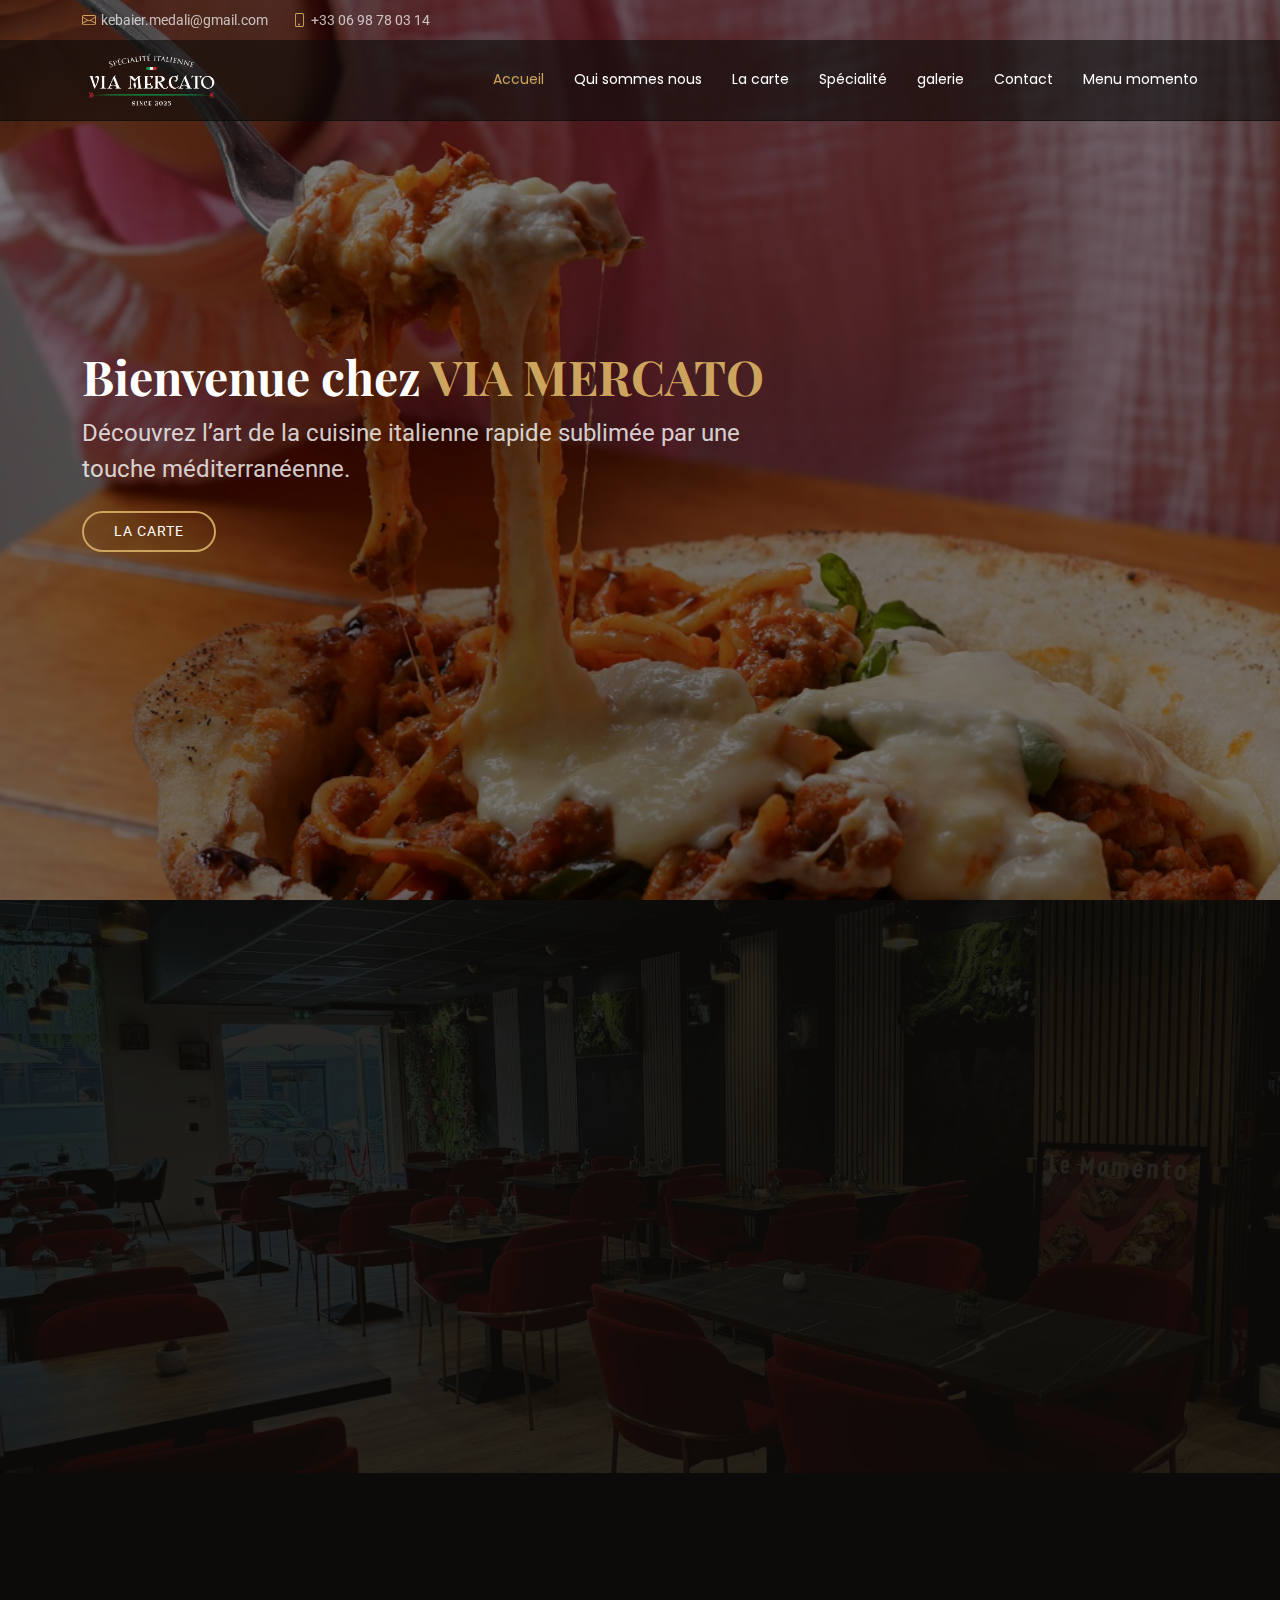
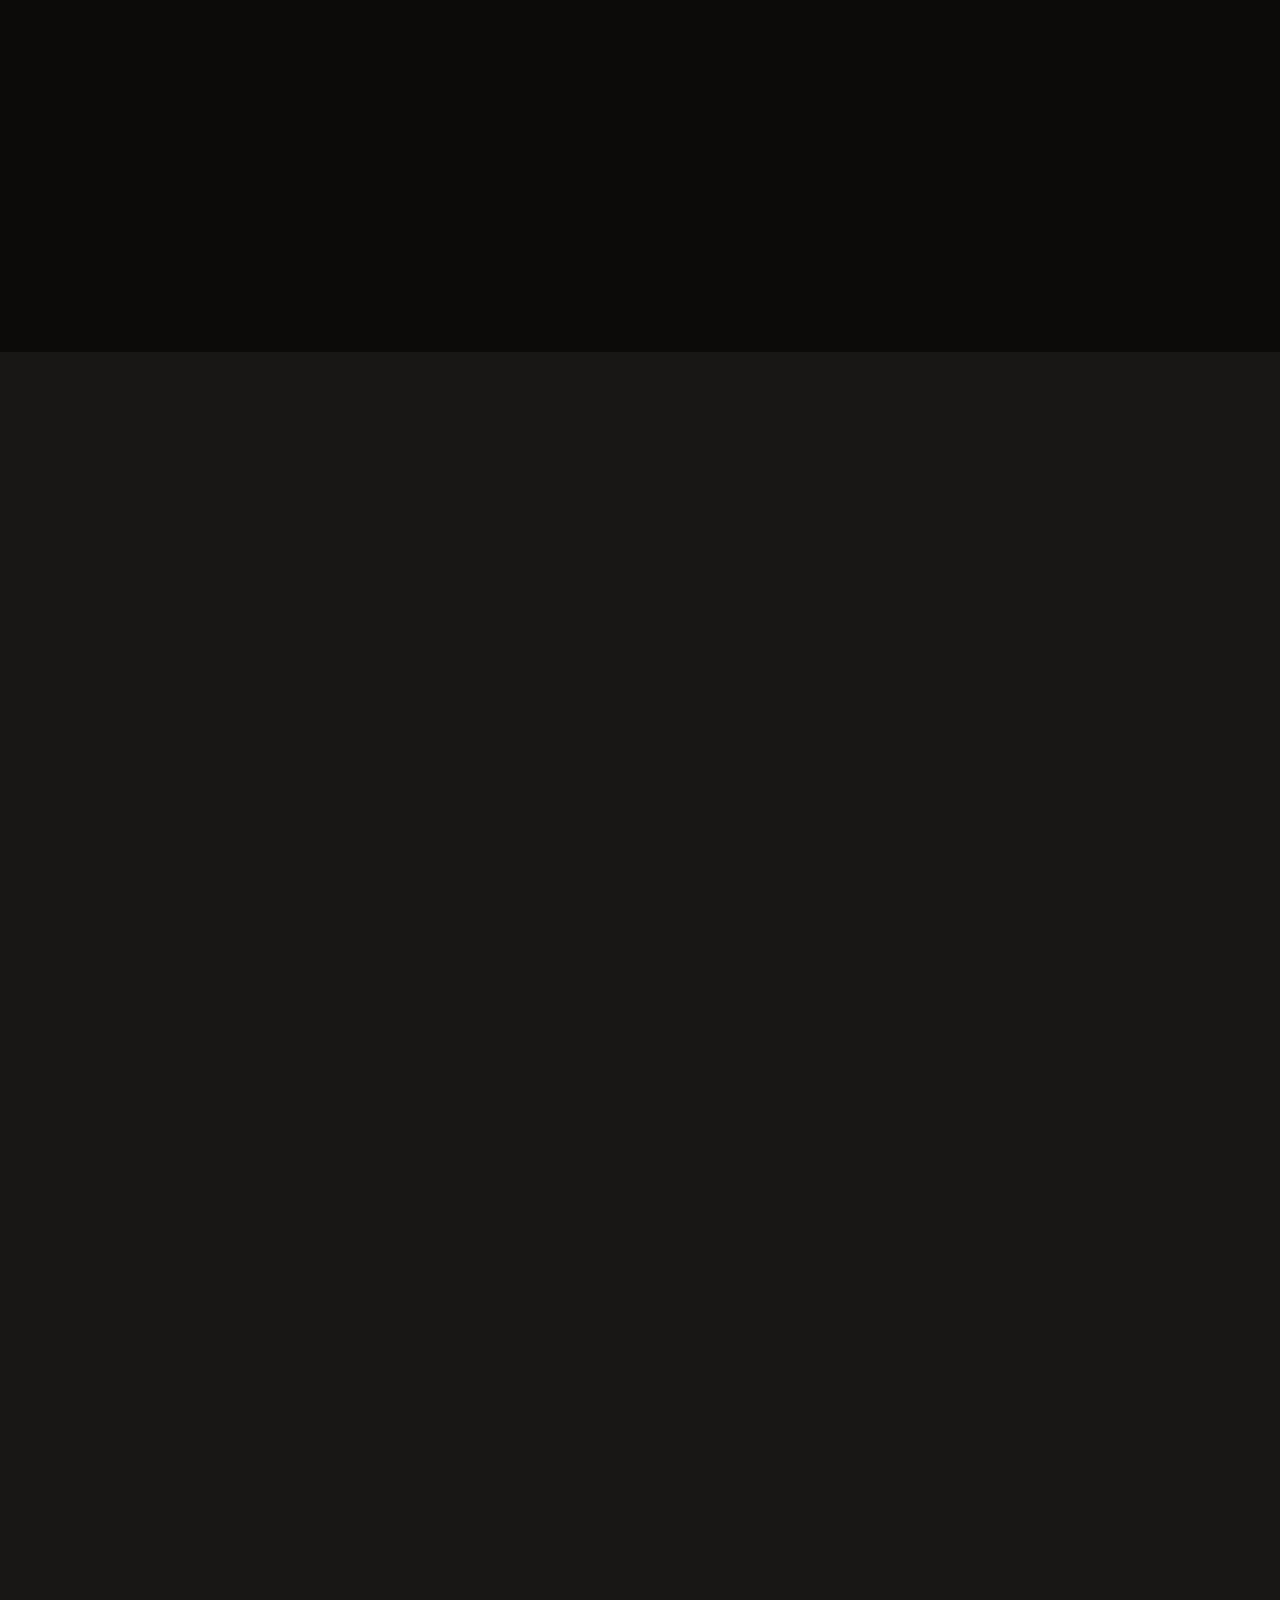
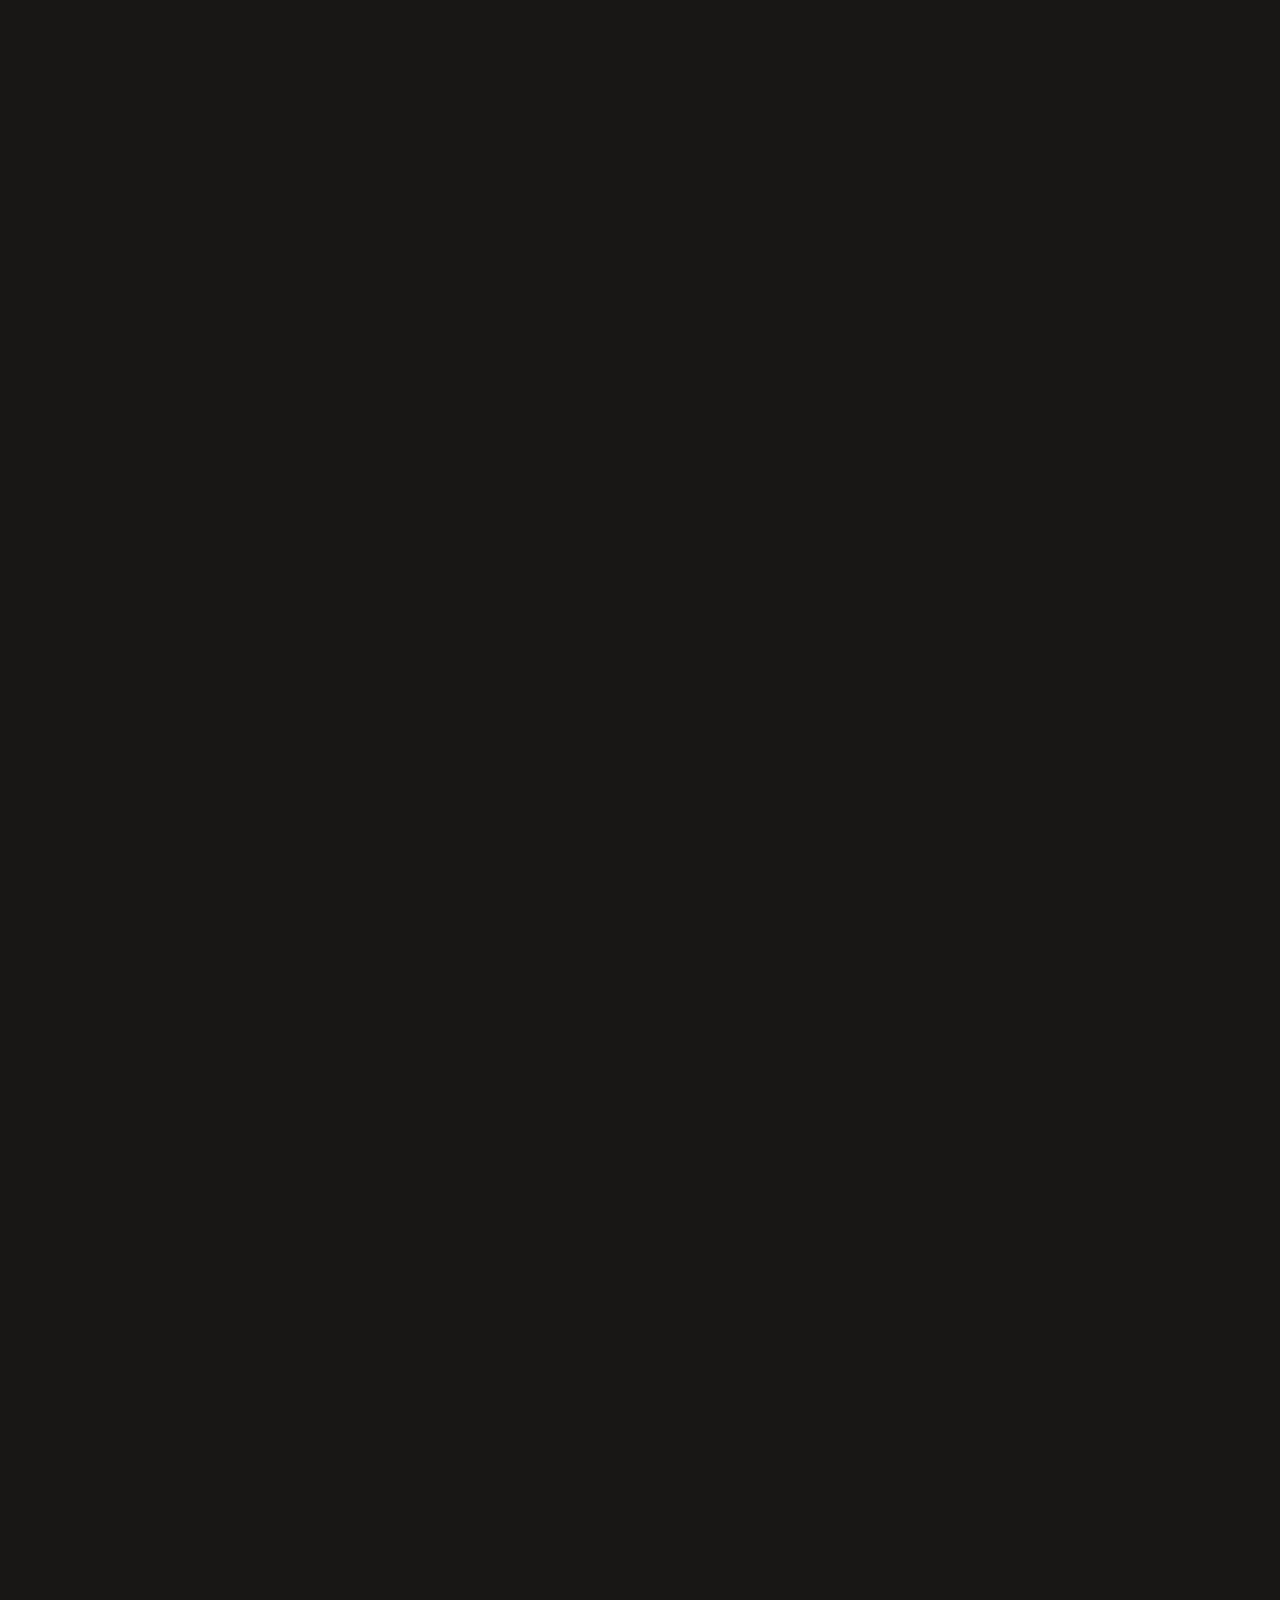
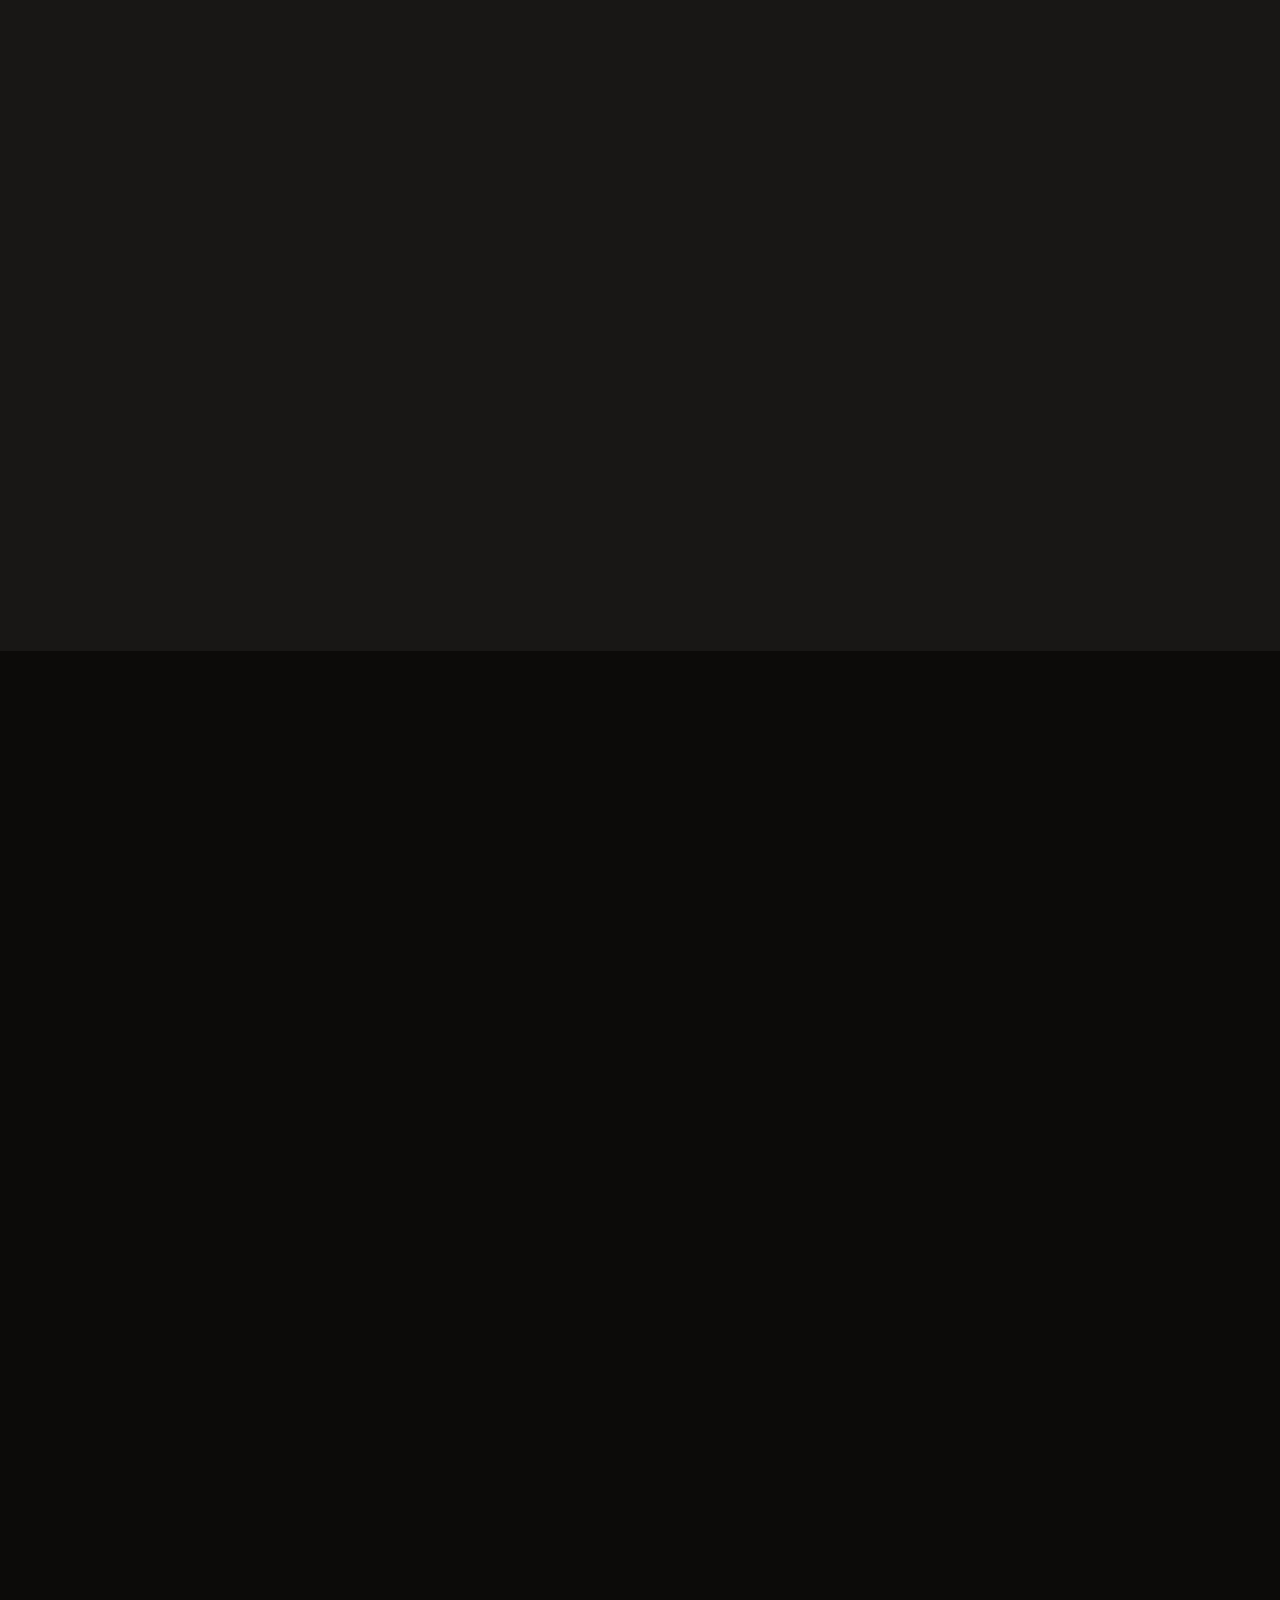
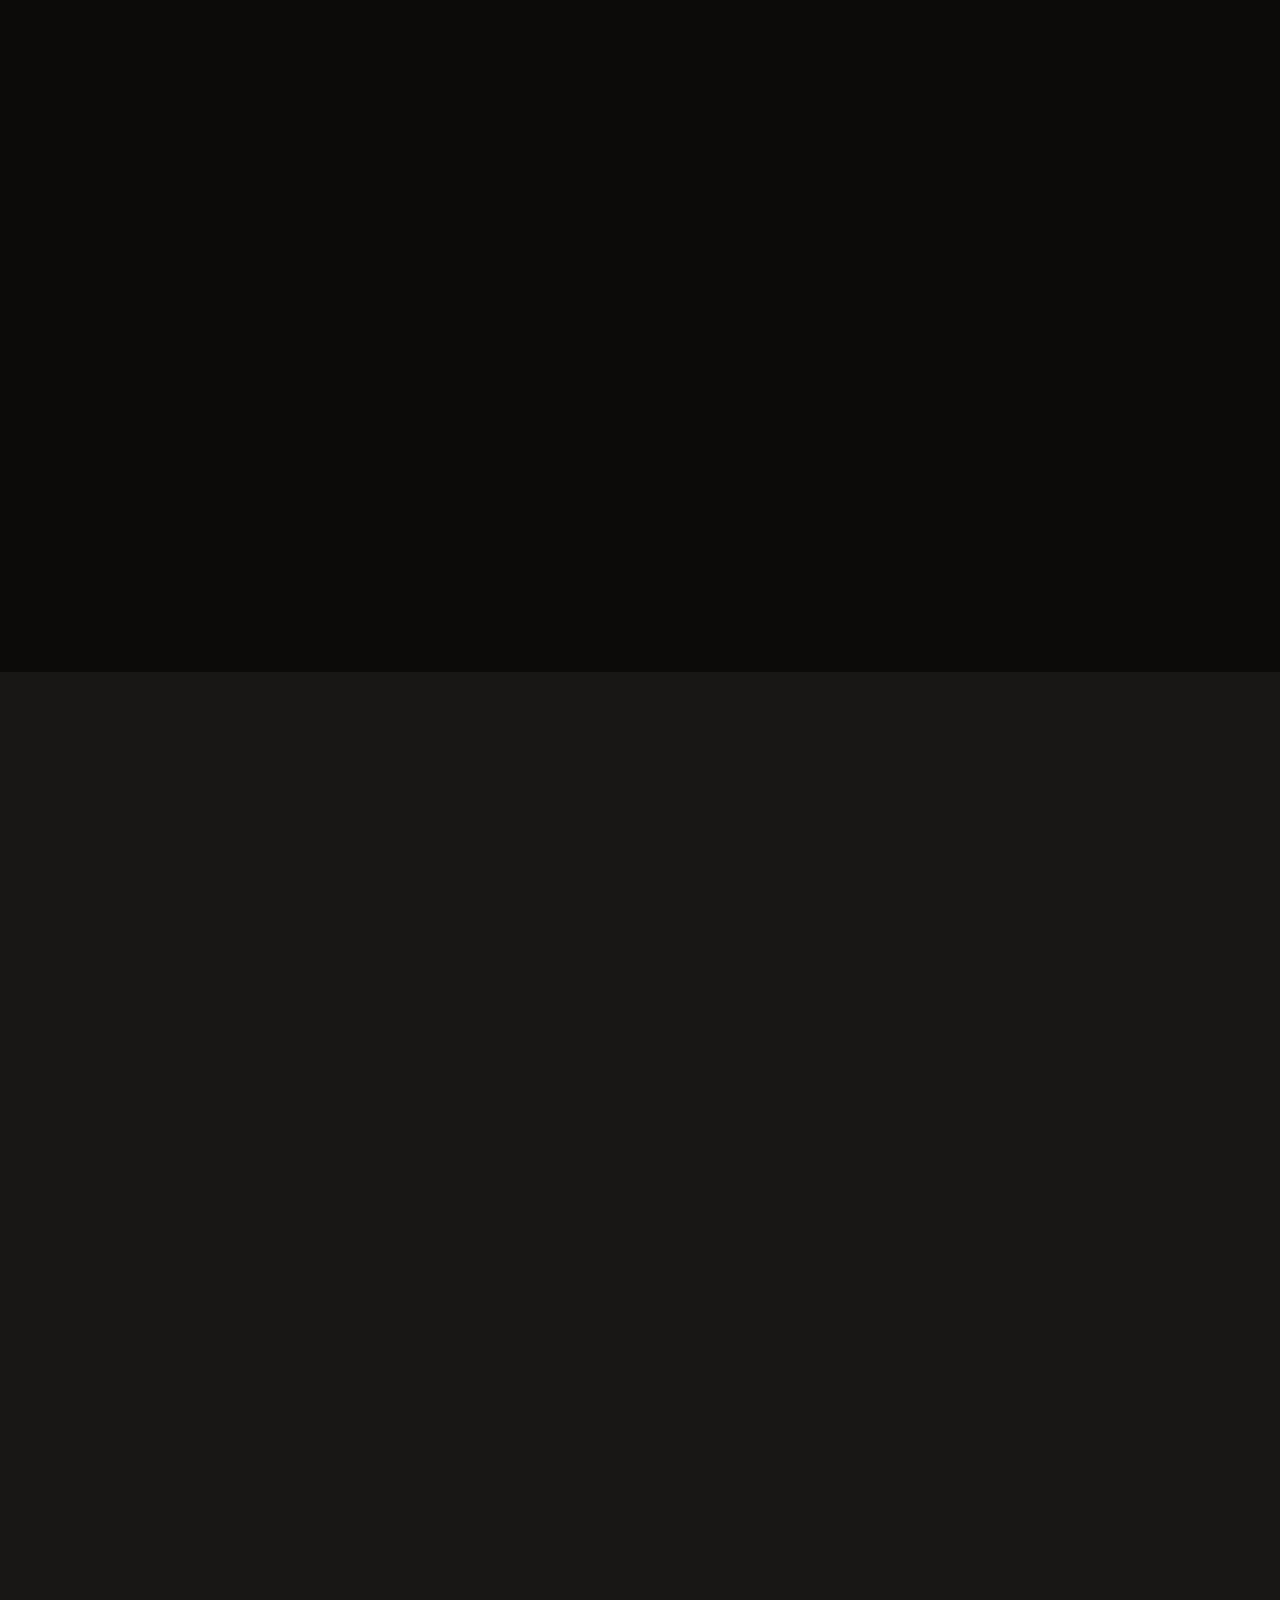
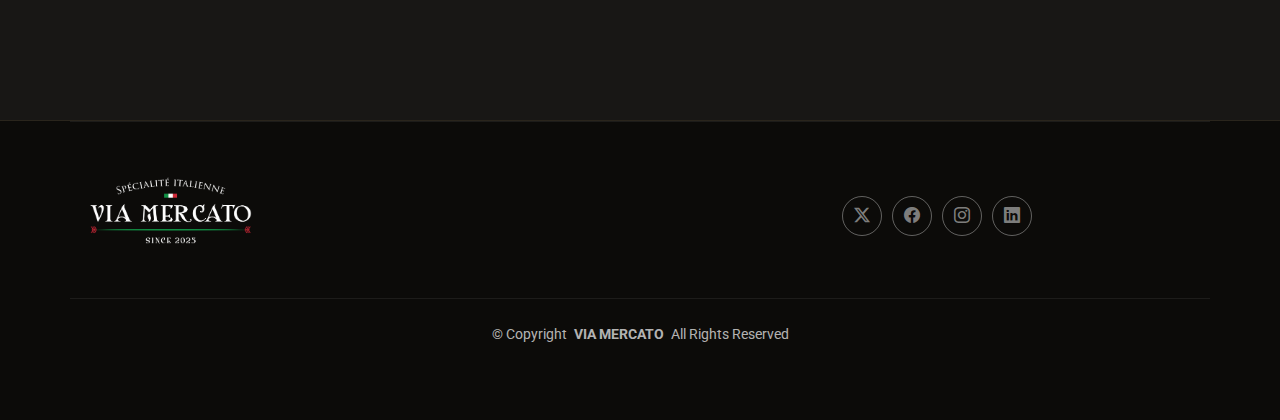
<file: index.html>
<!DOCTYPE html>
<html lang="en">

<head>
  <meta charset="utf-8">
  <meta content="width=device-width, initial-scale=1.0" name="viewport">
  <title>restaurant - Via mercato</title>
  <meta name="description" content="">
  <meta name="keywords" content="">

  <!-- Favicons -->
  <link href="assets/img/gallery/gallery-12.jpg" rel="icon">
  <link href="assets/img/apple-touch-icon.png" rel="apple-touch-icon">

  <!-- Fonts -->
  <link href="https://fonts.googleapis.com" rel="preconnect">
  <link href="https://fonts.gstatic.com" rel="preconnect" crossorigin>
  <link href="https://fonts.googleapis.com/css2?family=Roboto:ital,wght@0,100;0,300;0,400;0,500;0,700;0,900;1,100;1,300;1,400;1,500;1,700;1,900&family=Poppins:ital,wght@0,100;0,200;0,300;0,400;0,500;0,600;0,700;0,800;0,900;1,100;1,200;1,300;1,400;1,500;1,600;1,700;1,800;1,900&family=Playfair+Display:ital,wght@0,400;0,500;0,600;0,700;0,800;0,900;1,400;1,500;1,600;1,700;1,800;1,900&display=swap" rel="stylesheet">

  <!-- Vendor CSS Files -->
  <link href="assets/vendor/bootstrap/css/bootstrap.min.css" rel="stylesheet">
  <link href="assets/vendor/bootstrap-icons/bootstrap-icons.css" rel="stylesheet">
  <link href="assets/vendor/aos/aos.css" rel="stylesheet">
  <link href="assets/vendor/glightbox/css/glightbox.min.css" rel="stylesheet">
  <link href="assets/vendor/swiper/swiper-bundle.min.css" rel="stylesheet">

  <!-- Main CSS File -->
  <link href="assets/css/main.css" rel="stylesheet">
</head>

<body class="index-page">

  <header id="header" class="header fixed-top">

    <div class="topbar d-flex align-items-center">
      <div class="container d-flex justify-content-center justify-content-md-between">
        <div class="contact-info d-flex align-items-center">
          <i class="bi bi-envelope d-flex align-items-center"><a href="mailto:contact@example.com">kebaier.medali@gmail.com</a></i>
          <i class="bi bi-phone d-flex align-items-center ms-4"><span>+33 06 98 78 03 14</span></i>
        </div>
      </div>
    </div><!-- End Top Bar -->

    <div class="branding d-flex align-items-cente">

      <div class="container position-relative d-flex align-items-center justify-content-between">
        <a href="index.html" class="logo d-flex align-items-center me-auto me-xl-0">
          <!-- Uncomment the line below if you also wish to use an image logo -->
          <!-- <img src="assets/img/logo.png" alt=""> -->
          
          <img src="assets/img/logo/Loog--v1.png" alt="" class="img-fluid">
        </a>

        <nav id="navmenu" class="navmenu">
          <ul>
            <li><a href="#hero" class="active">Accueil<br></a></li>
            <li><a href="#about">Qui sommes nous</a></li>
            <li><a href="#menu">La carte</a></li>
            <li><a href="#specials">Spécialité</a></li>
            <li><a href="#gallery">galerie</a></li>
            <li><a href="#contact">Contact</a></li>
            <li><a href="menu.html">Menu momento</a></li>
          </ul>
          <i class="mobile-nav-toggle d-xl-none bi bi-list"></i>
        </nav>


      </div>

    </div>

  </header>

  <main class="main">

    <!-- Hero Section -->
    <section id="hero" class="hero section dark-background">

      <img src="assets/img/hero-bg.jpg" alt="" data-aos="fade-in">

      <div class="container">
        <div class="row">
          <div class="col-lg-8 d-flex flex-column align-items-center align-items-lg-start">
            <h2 data-aos="fade-up" data-aos-delay="100">Bienvenue chez <span>VIA MERCATO</span></h2>
            <p data-aos="fade-up" data-aos-delay="200">Découvrez l’art de la cuisine italienne rapide sublimée par une touche méditerranéenne.</p>
            <div class="d-flex mt-4" data-aos="fade-up" data-aos-delay="300">
              <a href="#menu" class="cta-btn">la carte</a>
            </div>
          </div>
          <!--
          <div class="col-lg-4 d-flex align-items-center justify-content-center mt-5 mt-lg-0">
            <a href="https://www.youtube.com/watch?v=Y7f98aduVJ8" class="glightbox pulsating-play-btn"></a>
          </div>-->
        </div>
      </div>

    </section><!-- /Hero Section -->

    <!-- About Section -->
    <section id="about" class="about section">

      <div class="container" data-aos="fade-up" data-aos-delay="100">

        <div class="row gy-4">
          <div class="col-lg-6 order-1 order-lg-2">
            <img src="assets/img/about.jpg" class="img-fluid about-img" alt="">
          </div>
          <div class="col-lg-6 order-2 order-lg-1 content">
            <h3>VIA MERCATO</h3>
            <p class="fst-italic">
            </p>
            <p>
              <p>
                Nous vous proposons des recettes authentiques et généreuses, préparées avec des ingrédients frais, locaux et de qualité.
                De nos pizzas artisanales cuites au feu de bois à nos pâtes savoureuses en passant par des salades colorées et équilibrées, chaque plat est pensé pour allier saveur, fraîcheur et convivialité.
                Un fast-food, oui, mais pas comme les autres : ici, le goût du soleil se retrouve dans chaque bouchée.
                Sur place, à emporter ou en livraison, VIA MERCATO vous invite à vivre une expérience gourmande où l’Italie rencontre toute la richesse de la Méditerranée.
              </p>
            </p>
          </div>
        </div>

      </div>

    </section><!-- /About Section -->

    <!-- Why Us Section -->
    <section id="why-us" class="why-us section">

      <!-- Section Title -->
      <div class="container section-title" data-aos="fade-up">
        <h2>PK nous</h2>
        <p>Notre Concepte</p>
      </div><!-- End Section Title -->

      <div class="container">

        <div class="row gy-4">

          <div class="col-lg-4" data-aos="fade-up" data-aos-delay="100">
            <div class="card-item">
              <h4>La fraîcheur, notre priorité</h4>
              <p>Pour nous la qualité des produits est essentielle, nous sommes attentifs à chaque détails</p>
            </div>
          </div><!-- Card Item -->

          <div class="col-lg-4" data-aos="fade-up" data-aos-delay="200">
            <div class="card-item">
              <h4>Dans l'air du temps</h4>
              <p>Des recettes créatives et originales.</p>
            </div>
          </div><!-- Card Item -->

          <div class="col-lg-4" data-aos="fade-up" data-aos-delay="300">
            <div class="card-item">
              <h4>Authenticité et générosité</h4>
              <p>Notre cuisine est une cuisine conviviale. Venez vivre l’expérience entre amis ou en famille.</p>
            </div>
          </div><!-- Card Item -->

        </div>

      </div>

    </section><!-- /Why Us Section -->

    <!-- Menu Section -->
    <section id="menu" class="menu section">

      <!-- Section Title -->
      <div class="container section-title" data-aos="fade-up">
        <h2>La carte</h2>
        <p>Consultez notre menu savoureux</p>
      </div><!-- End Section Title -->

      <div class="container isotope-layout" data-default-filter="*" data-layout="masonry" data-sort="original-order">

        <div class="row" data-aos="fade-up" data-aos-delay="100">
          <div class="col-lg-12 d-flex justify-content-center">
            <ul class="menu-filters isotope-filters">
              <li data-filter="*" class="filter-active">Tous</li>
              <li data-filter=".filter-smashburger">Smash burger</li>
              <li data-filter=".filter-burger">Burger</li>
              <li data-filter=".filter-focazzina">Focazzina</li>
              <li data-filter=".filter-syrien">Syrien</li>
              <li data-filter=".filter-pizza">Pizza</li>
              <li data-filter=".filter-pasta">Pasta Bowl</li>
              <li data-filter=".filter-salad">Salads</li>
            </ul>
          </div>
        </div><!-- Menu Filters -->

        <div class="row isotope-container" data-aos="fade-up" data-aos-delay="200">

          <!-- Smash classic -->
          <div class="col-lg-6 menu-item isotope-item filter-smashburger">
            <img src="assets/img/gallery/gallery-12.jpg" class="menu-img" alt="">
            <div class="menu-content">
              <label>Smash classic</label><span>7,90 €</span>
            </div>
            <div class="menu-ingredients">
                Salade, oignons caramélisés, un steaks maison, cheddar, sauce burger maison.
            </div>
          </div><!-- Menu Item -->

          <!-- smash Chicken -->
          <div class="col-lg-6 menu-item isotope-item filter-smashburger">
            <img src="assets/img/gallery/gallery-12.jpg" class="menu-img" alt="">
            <div class="menu-content">
              <label>Smash Chicken</label><span>8,90 €</span>
            </div>
            <div class="menu-ingredients">
                Salade, oignons caramélisés, 2 sfilets de poulet smashés, 2 tranches d'emmental, sauce magreb maison.
            </div>
          </div><!-- Menu Item -->

           <!-- smash iconic -->
           <div class="col-lg-6 menu-item isotope-item filter-smashburger">
            <img src="assets/img/gallery/gallery-12.jpg" class="menu-img" alt="">
            <div class="menu-content">
              <label>smash iconic</label><span>8,90 €</span>
            </div>
            <div class="menu-ingredients">
                Salade, oignons caramélisés, 2 steaks pur bœuf français smashés, 2 tranches de cheddar, sauce burger maison.
            </div>
          </div><!-- Menu Item -->

          <!-- smash bacon -->
          <div class="col-lg-6 menu-item isotope-item filter-smashburger">
            <img src="assets/img/gallery/gallery-12.jpg" class="menu-img" alt="">
            <div class="menu-content">
              <label>Smash bacon</label><span>9,50 €</span>
            </div>
            <div class="menu-ingredients">
                Salade, oignons caramélisés, 2 steaks pur bœuf français smashés, 2 tranches de cheddar, 2 bacon de bœuf snacké, sauce beconaise.
            </div>
          </div><!-- Menu Item -->

          <!-- smash gourmet -->
          <div class="col-lg-6 menu-item isotope-item filter-smashburger">
            <img src="assets/img/gallery/gallery-12.jpg" class="menu-img" alt="">
            <div class="menu-content">
              <label>Smash Gourmet</label><span>10,90 €</span>
            </div>
            <div class="menu-ingredients">
                Salade, oignons caramélisés, 2 steaks pur bœuf français smashés, 2 tranches d'emmental, sauce truffée maison.
            </div>
          </div><!-- Menu Item -->

          <!-- En menu -->
          <div class="col-lg-12 menu-item isotope-item filter-smashburger">
            <div class="menu-content">
              <label>En Menu</label><span>+ 2,90 €</span>
            </div>
            <div class="menu-ingredients">
              frites maison et boisson 33 cl.
            </div>
          </div><!-- Menu Item -->

          <!-- Big Mak Burger -->
          <div class="col-lg-6 menu-item isotope-item filter-burger">
            <img src="assets/img/gallery/gallery-2.jpg" class="menu-img" alt="">
            <div class="menu-content">
              <label>Big Mak Burger</label><span>8,90 €</span>
            </div>
            <div class="menu-ingredients">
              Salade, cornichons, 1 steaks (150 g), cheddar, cornichons, biggy burger.
            </div>
          </div><!-- Menu Item -->

          <!-- Bigou Burger -->
          <div class="col-lg-6 menu-item isotope-item filter-burger">
            <img src="assets/img/gallery/gallery-2.jpg" class="menu-img" alt="">
            <div class="menu-content">
              <label>Big Burger</label><span>9,50 €</span>
            </div>
            <div class="menu-ingredients">
              salade, oignons caramélisés, cornichons, 1 steak (180 g), cheddar et sauce aux choix. 
            </div>
          </div><!-- Menu Item -->

          <!-- Double Cheese Burger -->
          <div class="col-lg-6 menu-item isotope-item filter-burger">
            <img src="assets/img/gallery/gallery-2.jpg" class="menu-img" alt="">
            <div class="menu-content">
              <label>Double Cheese Burger</label><span>11,50 €</span>
            </div>
            <div class="menu-ingredients">
                2 steaks (240), cheddar, cornichons, sauce ketchup et moutarde. Avec frites et boisson.
            </div>
          </div><!-- Menu Item -->

          <!-- Chicken Burger -->
          <div class="col-lg-6 menu-item isotope-item filter-burger">
            <img src="assets/img/gallery/gallery-2.jpg" class="menu-img" alt="">
            <div class="menu-content">
              <label>Chicken Burger</label><span>7,90 €</span>
            </div>
            <div class="menu-ingredients">
              Salade, oignons caramélisés, Filet de poulet pané, cheddar, sauce magreb.
            </div>
          </div><!-- Menu Item -->

          <!-- Carnivores Burger -->
          <div class="col-lg-6 menu-item isotope-item filter-burger">
            <img src="assets/img/gallery/gallery-2.jpg" class="menu-img" alt="">
            <div class="menu-content">
              <label>Falefil Burger</label><span>10,50 €</span>
            </div>
            <div class="menu-ingredients">
                Salade, cornichons, tranche Falefel, cheddar, bacon, cornichons, sauce au choix. 
            </div>
          </div><!-- Menu Item -->

          <!-- Montagnard Burger -->
          <div class="col-lg-6 menu-item isotope-item filter-burger">
            <img src="assets/img/gallery/gallery-2.jpg" class="menu-img" alt="">
            <div class="menu-content">
              <label>Montagnard Burger</label><span>13 €</span>
            </div>
            <div class="menu-ingredients">
              Salade, cornichons, oignons caramélisés, Steak 180 g, lardons, raclette, croquettes.
            </div>
          </div><!-- Menu Item -->

          <!-- Carnivores Burger -->
          <div class="col-lg-6 menu-item isotope-item filter-burger">
            <img src="assets/img/gallery/gallery-2.jpg" class="menu-img" alt="">
            <div class="menu-content">
              <label>Fishans ships Burger</label><span>9,90 €</span>
            </div>
            <div class="menu-ingredients">
                Salade, fish, cheddar, sauce tartare. 
            </div>
          </div><!-- Menu Item -->

           <!-- Montagnard Burger -->
           <div class="col-lg-6 menu-item isotope-item filter-burger">
            <img src="assets/img/gallery/gallery-2.jpg" class="menu-img" alt="">
            <div class="menu-content">
              <label>Signature mercato Burger</label><span>13,70 €</span>
            </div>
            <div class="menu-ingredients">
              Pain croissant, Salade, cornichons, oignons caramélisés, Steak 180 g, lardons, raclette, croquettes, sauce beconaise.
            </div>
          </div><!-- Menu Item -->

          <!-- En menu -->
          <div class="col-lg-12 menu-item isotope-item filter-burger">
            <div class="menu-content">
              <label>En Menu</label><span>+ 2,80 €</span>
            </div>
            <div class="menu-ingredients">
              frites maison et boisson 33 cl.
            </div>
          </div><!-- Menu Item -->

          <!-- Le Classica -->

          <div class="col-lg-6 menu-item isotope-item filter-focazzina">
            <img src="assets/img/gallery/gallery-13.jpg" class="menu-img" alt="">
            <div class="menu-content">
              <label>Focazzina mercato</label><span>7€</span>
            </div>
            <div class="menu-ingredients">
                Base Tomate, Jambon, Champignons, Mozzarella, Olives. Avec boisson 
            </div>
          </div><!-- Menu Item -->

          <div class="col-lg-6 menu-item isotope-item filter-focazzina">
            <img src="assets/img/gallery/gallery-13.jpg" class="menu-img" alt="">
            <div class="menu-content">
              <label>Focazzina 4 Saisons</label><span>7€</span>
            </div>
            <div class="menu-ingredients">
              Base Tomate, Poivrons grillés, Obergines grillés, Oignons Rouges, Champignons, Mozzarella. Avec boisson 
            </div>
          </div><!-- Menu Item -->

          <div class="col-lg-6 menu-item isotope-item filter-focazzina">
            <img src="assets/img/gallery/gallery-13.jpg" class="menu-img" alt="">
            <div class="menu-content">
              <label>Focazzina Chèvre &amp; Miel</label><span>7€</span>
            </div>
            <div class="menu-ingredients">
                Base Crème, Mozzarella, Fromage de Chèvre, Miel, Noix. Avec boisson 
            </div>
          </div><!-- Menu Item -->

          <div class="col-lg-6 menu-item isotope-item filter-focazzina">
            <img src="assets/img/gallery/gallery-13.jpg" class="menu-img" alt="">
            <div class="menu-content">
              <label>Focazzina Mexicaine</label><span>7€</span>
            </div>
            <div class="menu-ingredients">
                Base Tomate, Mozzarella, Viande hachée, Poivrons, Maïs, Oignons Rouges, Olives
            </div>
          </div><!-- Menu Item -->

          <!-- Le Gourmet -->

          <div class="col-lg-6 menu-item isotope-item filter-focazzina">
            <img src="assets/img/gallery/gallery-13.jpg" class="menu-img" alt="">
            <div class="menu-content">
              <label>Focazzina 4 Fromages</label><span>7€</span>
            </div>
            <div class="menu-ingredients">
                Base Tomate, Mozzarella, Reblochon, rockfot, chevre
            </div>
          </div><!-- Menu Item -->
         
          <div class="col-lg-6 menu-item isotope-item filter-focazzina">
            <img src="assets/img/gallery/gallery-13.jpg" class="menu-img" alt="">
            <div class="menu-content">
              <label>Focazzina Burrata</label><span>7€</span>
            </div>
            <div class="menu-ingredients">
                Base Tomate, Mozzarella, Burrata, Basilic frais
            </div>
          </div><!-- Menu Item -->

          <div class="col-lg-6 menu-item isotope-item filter-focazzina">
            <img src="assets/img/gallery/gallery-13.jpg" class="menu-img" alt="">
            <div class="menu-content">
              <label>Focazzina Saumon</label><span>7€</span>
            </div>
            <div class="menu-ingredients">
                Base Avocat, Mozzarella, Saumon Fumé, tomate cerise, Câpres
            </div>
          </div><!-- Menu Item -->

          <div class="col-lg-6 menu-item isotope-item filter-syrien">
              <img src="assets/img/gallery/gallery-10.jpg" class="menu-img" alt="">
              <div class="menu-content">
                <label>Sandwich chawarma</label><span>7.50€</span>
              </div>
              <div class="menu-ingredients">
                  Pain Saj, sauce thoum, chawarma, tahina, salade.
              </div>
          </div><!-- Menu Item -->
        
        <div class="col-lg-6 menu-item isotope-item filter-syrien">
            <img src="assets/img/gallery/gallery-10.jpg" class="menu-img" alt="">
            <div class="menu-content">
              <label>Sandwich falefil</label><span>7.50€</span>
            </div>
            <div class="menu-ingredients">
              Pain Saj, 3 boules de Falefel, sauce tahina, salade.
            </div>
        </div><!-- Menu Item -->

        <!-- En menu -->
        <div class="col-lg-12 menu-item isotope-item filter-syrien">
          <div class="menu-content">
            <label>En Menu</label><span>+ 2,80 €</span>
          </div>
          <div class="menu-ingredients">
            frites maison et boisson 33 cl.
          </div>
        </div><!-- Menu Item -->


        <div class="col-lg-6 menu-item isotope-item filter-pizza">
          <img src="assets/img/gallery/gallery-11.jpg" class="menu-img" alt="">
          <div class="menu-content">
            <label>MARGHERITA</label><span>10€</span>
          </div>
          <div class="menu-ingredients">
              Sauce tomate, Mozzarella, basilic, filet huile d'olive.
          </div>
      </div><!-- Menu Item -->
      
      <div class="col-lg-6 menu-item isotope-item filter-pizza">
          <img src="assets/img/gallery/gallery-11.jpg" class="menu-img" alt="">
          <div class="menu-content">
            <label>Positano</label><span>12€</span>
          </div>
          <div class="menu-ingredients">
              Sauce tomate, Mozzarella, tomates cerise, olives, câpres, anchois, filet huile d'olive
          </div>
      </div><!-- Menu Item -->
      
      <div class="col-lg-6 menu-item isotope-item filter-pizza">
          <img src="assets/img/gallery/gallery-11.jpg" class="menu-img" alt="">
          <div class="menu-content">
            <label>Tonno</label><span>13€</span>
          </div>
          <div class="menu-ingredients">
              Sauce tomate, Mozzarella, thon, tomates cerise, olives, basilic, filet huile d'olive
          </div>
      </div><!-- Menu Item -->
      
      <div class="col-lg-6 menu-item isotope-item filter-pizza">
          <img src="assets/img/gallery/gallery-11.jpg" class="menu-img" alt="">
          <div class="menu-content">
            <label>REGINA</label><span>14€</span>
          </div>
          <div class="menu-ingredients">
              Sauce tomate, Mozzarella, jambon de dinde fumé - champignons - tomates cerise - olives - basilic - filet huile d'olive
          </div>
      </div><!-- Menu Item -->
      
      <div class="col-lg-6 menu-item isotope-item filter-pizza">
          <img src="assets/img/gallery/gallery-11.jpg" class="menu-img" alt="">
          <div class="menu-content">
            <label>VEGETARIANA</label><span>13€</span>
          </div>
          <div class="menu-ingredients">
              Sauce tomate - mozzarella - aubergines grillés - poivrons - oignons - champignons - artichauts - courgettes grillés- filet huile d'olive
          </div>
      </div><!-- Menu Item -->
      
      <div class="col-lg-6 menu-item isotope-item filter-pizza">
          <img src="assets/img/gallery/gallery-11.jpg" class="menu-img" alt="">
          <div class="menu-content">
            <label>Lovina</label><span>15€</span>
          </div>
          <div class="menu-ingredients">
              Sauce tomate / sauce blanche - mozzarella - viandes hachées - peppéronis - poivrons - oignons - olives - tomates cerise - basilic - filet huile d'olive
          </div>
      </div><!-- Menu Item -->
      
      <div class="col-lg-6 menu-item isotope-item filter-pizza">
          <img src="assets/img/gallery/gallery-11.jpg" class="menu-img" alt="">
          <div class="menu-content">
            <label>TARTUFO</label><span>16€</span>
          </div>
          <div class="menu-ingredients">
              Base sauce crème et champignons à l'huile de truffe, mozzarella, Burrata à la truffes.
          </div>
      </div><!-- Menu Item -->

      <div class="col-lg-6 menu-item isotope-item filter-pizza">
        <img src="assets/img/gallery/gallery-11.jpg" class="menu-img" alt="">
        <div class="menu-content">
          <label>BURRATA</label><span>16€</span>
        </div>
        <div class="menu-ingredients">
           Sauce tomate, burrata, jambon fumé, roquettes, tomates cerise, olives, filet huile d'olive, copeaux de parmesan
        </div>
    </div><!-- Menu Item -->
      
      <div class="col-lg-6 menu-item isotope-item filter-pizza">
          <img src="assets/img/gallery/gallery-11.jpg" class="menu-img" alt="">
          <div class="menu-content">
            <label>5 FROMAGES</label><span>15€</span>
          </div>
          <div class="menu-ingredients">
              Sauce tomate / blanche - fromages du marché - tomates cerise - basilic - filet huile d'olive
          </div>
      </div><!-- Menu Item -->
      
      <div class="col-lg-6 menu-item isotope-item filter-pizza">
          <img src="assets/img/gallery/gallery-11.jpg" class="menu-img" alt="">
          <div class="menu-content">
            <label>SAUMON</label><span>11.5€</span>
          </div>
          <div class="menu-ingredients">
              Base Avocat, mozzarella, saumon fumé, roquettes, tomates cerise, filet huile d'olive
          </div>
      </div><!-- Menu Item -->

      <div class="col-lg-6 menu-item isotope-item filter-pizza">
        <img src="assets/img/gallery/gallery-11.jpg" class="menu-img" alt="">
        <div class="menu-content">
          <label>Savoyarde</label><span>15.5€</span>
        </div>
        <div class="menu-ingredients">
          Crème fraîche, mozzarella, lardons, pommes de terre, reblochons, oignons.
        </div>
    </div><!-- Menu Item -->

    <div class="col-lg-6 menu-item isotope-item filter-pizza">
        <img src="assets/img/gallery/gallery-11.jpg" class="menu-img" alt="">
        <div class="menu-content">
          <label>Boisée</label><span>14.5€</span>
        </div>
        <div class="menu-ingredients">
          Crème fraîche, poulet, champignons, mozzarella, sauce fromagaire.
        </div>
    </div><!-- Menu Item -->

    <div class="col-lg-6 menu-item isotope-item filter-pizza">
      <img src="assets/img/gallery/gallery-11.jpg" class="menu-img" alt="">
      <div class="menu-content">
        <label>Cartagienne</label><span>16.50€</span>
      </div>
      <div class="menu-ingredients">
        Sauce base bel salsa, légumes michwi, Câpres, mozzarella, thon, oeuf.
      </div>
  </div><!-- Menu Item -->



      <div class="col-lg-6 menu-item isotope-item filter-pasta">
          <img src="assets/img/gallery/gallery-6.jpg" class="menu-img" alt="">
          <div class="menu-content">
            <label>Tagliatelles à la carbonara</label><span>12,90 €</span>
          </div>
      </div><!-- Menu Item -->
  
    
    <div class="col-lg-6 menu-item isotope-item filter-pasta">
        <img src="assets/img/gallery/gallery-6.jpg" class="menu-img" alt="">
        <div class="menu-content">
          <label>Penne au 5 fromages</label><span>12,90 €</span>
        </div>
    </div><!-- Menu Item -->

    <div class="col-lg-6 menu-item isotope-item filter-pasta">
      <img src="assets/img/gallery/gallery-6.jpg" class="menu-img" alt="">
      <div class="menu-content">
        <label>Rigatoni Burrata Pesto</label><span>12,90 €</span>
      </div>
      <div class="menu-ingredients">
          Sauce pesto, burrata / à la truffe (+3€), parmesan
      </div>
  </div><!-- Menu Item -->
    
    
    <div class="col-lg-6 menu-item isotope-item filter-salad">
      <img src="assets/img/gallery/gallery-14.jpg" class="menu-img" alt="">
      <div class="menu-content">
        <label>Salade César</label><span>8,90 €</span>
      </div>
      <div class="menu-ingredients">
          Laitue, tomates, oignons rouges, parmesan, croûtons et poulet pané.
      </div>
  </div><!-- Menu Item -->

  
  <div class="col-lg-6 menu-item isotope-item filter-salad">
      <img src="assets/img/gallery/gallery-14.jpg" class="menu-img" alt="">
      <div class="menu-content">
        <label>Salade chèvre chaud</label><span>8,90 €</span>
      </div>
      <div class="menu-ingredients">
          Laitue, concombre, croûtons, cornichons, noix, crottin de chèvre et miel.
      </div>
  </div><!-- Menu Item -->
  
  <div class="col-lg-6 menu-item isotope-item filter-salad">
      <img src="assets/img/gallery/gallery-14.jpg" class="menu-img" alt="">
      <div class="menu-content">
        <label>Salade lyonnaise</label><span>8,90 €</span>
      </div>
      <div class="menu-ingredients">
          Salade, tomate, oeuf poché, lardon, croûtons.
      </div>
  </div><!-- Menu Item -->
      

        </div><!-- Menu Container -->

      </div>

    </section><!-- /Menu Section -->

    <!-- Specials Section -->
    <section id="specials" class="specials section">

      <!-- Section Title -->
      <div class="container section-title" data-aos="fade-up">
        <h2>Spécialité </h2>
        <p>Notre Spécialité</p>
      </div><!-- End Section Title -->

      <div class="container" data-aos="fade-up" data-aos-delay="100">

        <div class="row">
          <div class="col-lg-3">
            <ul class="nav nav-tabs flex-column">
              <li class="nav-item">
                <a class="nav-link active show" data-bs-toggle="tab" href="#specials-tab-1">Pasta Bowl</a>
              </li>
              <li class="nav-item">
                <a class="nav-link" data-bs-toggle="tab" href="#specials-tab-2">Focazzina</a>
              </li>
              <li class="nav-item">
                <a class="nav-link" data-bs-toggle="tab" href="#specials-tab-3">Smash Burger</a>
              </li>
            </ul>
          </div>
          <div class="col-lg-9 mt-4 mt-lg-0">
            <div class="tab-content">
              <div class="tab-pane active show" id="specials-tab-1">
                <div class="row">
                  <div class="col-lg-8 details order-2 order-lg-1">
                    <h3>Pasta Bowl</h3>
                    <p class="fst-italic"></p>
                    <p>Nos pastas son servies dans des Bowl en pizza, pour ne pas vous manquez le saveur de nos pizzas</p>
                  </div>
                  <div class="col-lg-4 text-center order-1 order-lg-2">
                    <img src="assets/img/gallery/gallery-8.jpg" alt="" class="img-fluid">
                  </div>
                </div>
              </div>
              <div class="tab-pane" id="specials-tab-2">
                <div class="row">
                  <div class="col-lg-8 details order-2 order-lg-1">
                    <h3>Focazzina</h3>
                    <p class="fst-italic"></p>
                    <p>Une pizza sous forme de sandiwch. C'est l'idéal pour un repas médi</p>
                  </div>
                  <div class="col-lg-4 text-center order-1 order-lg-2">
                    <img src="assets/img/gallery/gallery-1.jpg" alt="" class="img-fluid">
                  </div>
                </div>
              </div>
              <div class="tab-pane" id="specials-tab-3">
                <div class="row">
                  <div class="col-lg-8 details order-2 order-lg-1">
                    <h3>Smash Burger</h3>
                    <p class="fst-italic"></p>
                    <p>Nos smash burger ....</p>
                  </div>
                  <div class="col-lg-4 text-center order-1 order-lg-2">
                    <img src="assets/img/gallery/gallery-2.jpg" alt="" class="img-fluid">
                  </div>
                </div>
              </div>
            </div>
          </div>
        </div>

      </div>

    </section><!-- /Specials Section -->

    <!-- Events Section -->
    <!-- /Events Section -->
    <!-- Gallery Section -->
    <section id="gallery" class="gallery section">

      <!-- Section Title -->
      <div class="container section-title" data-aos="fade-up">
        <h2>galerie</h2>
        <p>Quelques photos</p>
      </div><!-- End Section Title -->

      <div class="container-fluid" data-aos="fade-up" data-aos-delay="100">

        <div class="row g-0">

          <div class="col-lg-3 col-md-4">
            <div class="gallery-item">
              <a href="assets/img/gallery/gallery-1.jpg" class="glightbox" data-gallery="images-gallery">
                <img src="assets/img/gallery/gallery-1.jpg" alt="" class="img-fluid">
              </a>
            </div>
          </div><!-- End Gallery Item -->

          <div class="col-lg-3 col-md-4">
            <div class="gallery-item">
              <a href="assets/img/gallery/gallery-2.jpg" class="glightbox" data-gallery="images-gallery">
                <img src="assets/img/gallery/gallery-2.jpg" alt="" class="img-fluid">
              </a>
            </div>
          </div><!-- End Gallery Item -->

          <div class="col-lg-3 col-md-4">
            <div class="gallery-item">
              <a href="assets/img/gallery/gallery-3.jpg" class="glightbox" data-gallery="images-gallery">
                <img src="assets/img/gallery/gallery-3.jpg" alt="" class="img-fluid">
              </a>
            </div>
          </div><!-- End Gallery Item -->

          <div class="col-lg-3 col-md-4">
            <div class="gallery-item">
              <a href="assets/img/gallery/gallery-4.jpg" class="glightbox" data-gallery="images-gallery">
                <img src="assets/img/gallery/gallery-4.jpg" alt="" class="img-fluid">
              </a>
            </div>
          </div><!-- End Gallery Item -->

          <div class="col-lg-3 col-md-4">
            <div class="gallery-item">
              <a href="assets/img/gallery/gallery-5.jpg" class="glightbox" data-gallery="images-gallery">
                <img src="assets/img/gallery/gallery-5.jpg" alt="" class="img-fluid">
              </a>
            </div>
          </div><!-- End Gallery Item -->

          <div class="col-lg-3 col-md-4">
            <div class="gallery-item">
              <a href="assets/img/gallery/gallery-6.jpg" class="glightbox" data-gallery="images-gallery">
                <img src="assets/img/gallery/gallery-6.jpg" alt="" class="img-fluid">
              </a>
            </div>
          </div><!-- End Gallery Item -->

          <div class="col-lg-3 col-md-4">
            <div class="gallery-item">
              <a href="assets/img/gallery/gallery-7.jpg" class="glightbox" data-gallery="images-gallery">
                <img src="assets/img/gallery/gallery-7.jpg" alt="" class="img-fluid">
              </a>
            </div>
          </div><!-- End Gallery Item -->

          <div class="col-lg-3 col-md-4">
            <div class="gallery-item">
              <a href="assets/img/gallery/gallery-8.jpg" class="glightbox" data-gallery="images-gallery">
                <img src="assets/img/gallery/gallery-8.jpg" alt="" class="img-fluid">
              </a>
            </div>
          </div><!-- End Gallery Item -->

        </div>

      </div>

    </section><!-- /Gallery Section -->


    <!-- Contact Section -->
    <section id="contact" class="contact section">

      <!-- Section Title -->
      <div class="container section-title" data-aos="fade-up">
        <h2>Contact</h2>
        <p>Nous contacter</p>
      </div><!-- End Section Title -->

      <div class="mb-5" data-aos="fade-up" data-aos-delay="200">
        <iframe
          style="border:0; width:100%; height:400px;"
          loading="lazy"
          allowfullscreen
          referrerpolicy="no-referrer-when-downgrade"
          src="https://www.google.com/maps?q=57+Rue+Denuzi%C3%A8re,+69002+Lyon&output=embed">
        </iframe>

      </div><!-- End Google Maps -->

      <div class="container" data-aos="fade-up" data-aos-delay="100">

        <div class="row gy-4">

          <div class="col-lg-4">
            <div class="info-item d-flex" data-aos="fade-up" data-aos-delay="300">
              <i class="bi bi-geo-alt flex-shrink-0"></i>
              <div>
                <h3>Localisation</h3>
                <p>57 Rue Denuzière, 69002 Lyon</p>
              </div>
            </div><!-- End Info Item -->

            <div class="info-item d-flex" data-aos="fade-up" data-aos-delay="400">
              <i class="bi bi-telephone flex-shrink-0"></i>
              <div>
                <h3>Heures d'ouverture</h3>
                <p>Lundi-samedi<br>11:00 - 2300 </p>
              </div>
            </div><!-- End Info Item -->

            <div class="info-item d-flex" data-aos="fade-up" data-aos-delay="400">
              <i class="bi bi-telephone flex-shrink-0"></i>
              <div>
                <h3>Tél </h3>
                <p>06 89 78 03 14</p>
              </div>
            </div><!-- End Info Item -->

            <div class="info-item d-flex" data-aos="fade-up" data-aos-delay="500">
              <i class="bi bi-envelope flex-shrink-0"></i>
              <div>
                <h3>Email</h3>
                <p>kebaier.medali@gmail.com</p>
              </div>
            </div><!-- End Info Item -->

          </div>

          <div class="col-lg-8">
            <form action="forms/contact.php" method="post" class="php-email-form" data-aos="fade-up" data-aos-delay="200">
              <div class="row gy-4">

                <div class="col-md-6">
                  <input type="text" name="name" class="form-control" placeholder="Your Name" required="">
                </div>

                <div class="col-md-6 ">
                  <input type="email" class="form-control" name="email" placeholder="Your Email" required="">
                </div>

                <div class="col-md-12">
                  <input type="text" class="form-control" name="subject" placeholder="Subject" required="">
                </div>

                <div class="col-md-12">
                  <textarea class="form-control" name="message" rows="6" placeholder="Message" required=""></textarea>
                </div>

                <div class="col-md-12 text-center">
                  <div class="loading">Chargement</div>
                  <div class="error-message"></div>
                  <div class="sent-message">Votre message a été envoyé. Merci !</div>

                  <button type="submit">Envoyer</button>
                </div>

              </div>
            </form>
          </div><!-- End Contact Form -->

        </div>

      </div>

    </section><!-- /Contact Section -->

  </main>

  <footer id="footer" class="footer">

    <div class="container footer-top">
      <div class="row gy-4">
        <div class="col-lg-4 col-md-6 footer-about">
          <a href="index.html" class="logo d-flex align-items-center">
            <span class="sitename">
              <img src="assets/img/logo/Loog--v1.png" alt="" class="img-fluid">
            </span>
          </a>
        </div>

        <div class="col-lg-2 col-md-3 footer-links">
         
        </div>

        <div class="col-lg-2 col-md-3 footer-links">
          
          
        </div>

        <div class="col-lg-4 col-md-12 footer-newsletter">
          <div class="social-links d-flex mt-4">
            <a href=""><i class="bi bi-twitter-x"></i></a>
            <a href=""><i class="bi bi-facebook"></i></a>
            <a href=""><i class="bi bi-instagram"></i></a>
            <a href=""><i class="bi bi-linkedin"></i></a>
          </div>
        </div>

      </div>
    </div>

    <div class="container copyright text-center mt-4">
      <p>© <span>Copyright</span> <strong class="px-1 sitename">VIA MERCATO</strong> <span>All Rights Reserved</span></p>
    </div>

  </footer>

  <!-- Scroll Top -->
  <a href="#" id="scroll-top" class="scroll-top d-flex align-items-center justify-content-center"><i class="bi bi-arrow-up-short"></i></a>

  <!-- Preloader -->
  <div id="preloader"></div>

  <!-- Vendor JS Files -->
  <script src="assets/vendor/bootstrap/js/bootstrap.bundle.min.js"></script>
  <script src="assets/vendor/php-email-form/validate.js"></script>
  <script src="assets/vendor/aos/aos.js"></script>
  <script src="assets/vendor/glightbox/js/glightbox.min.js"></script>
  <script src="assets/vendor/imagesloaded/imagesloaded.pkgd.min.js"></script>
  <script src="assets/vendor/isotope-layout/isotope.pkgd.min.js"></script>
  <script src="assets/vendor/swiper/swiper-bundle.min.js"></script>

  <!-- Main JS File -->
  <script src="assets/js/main.js"></script>

</body>

</html>
</file>
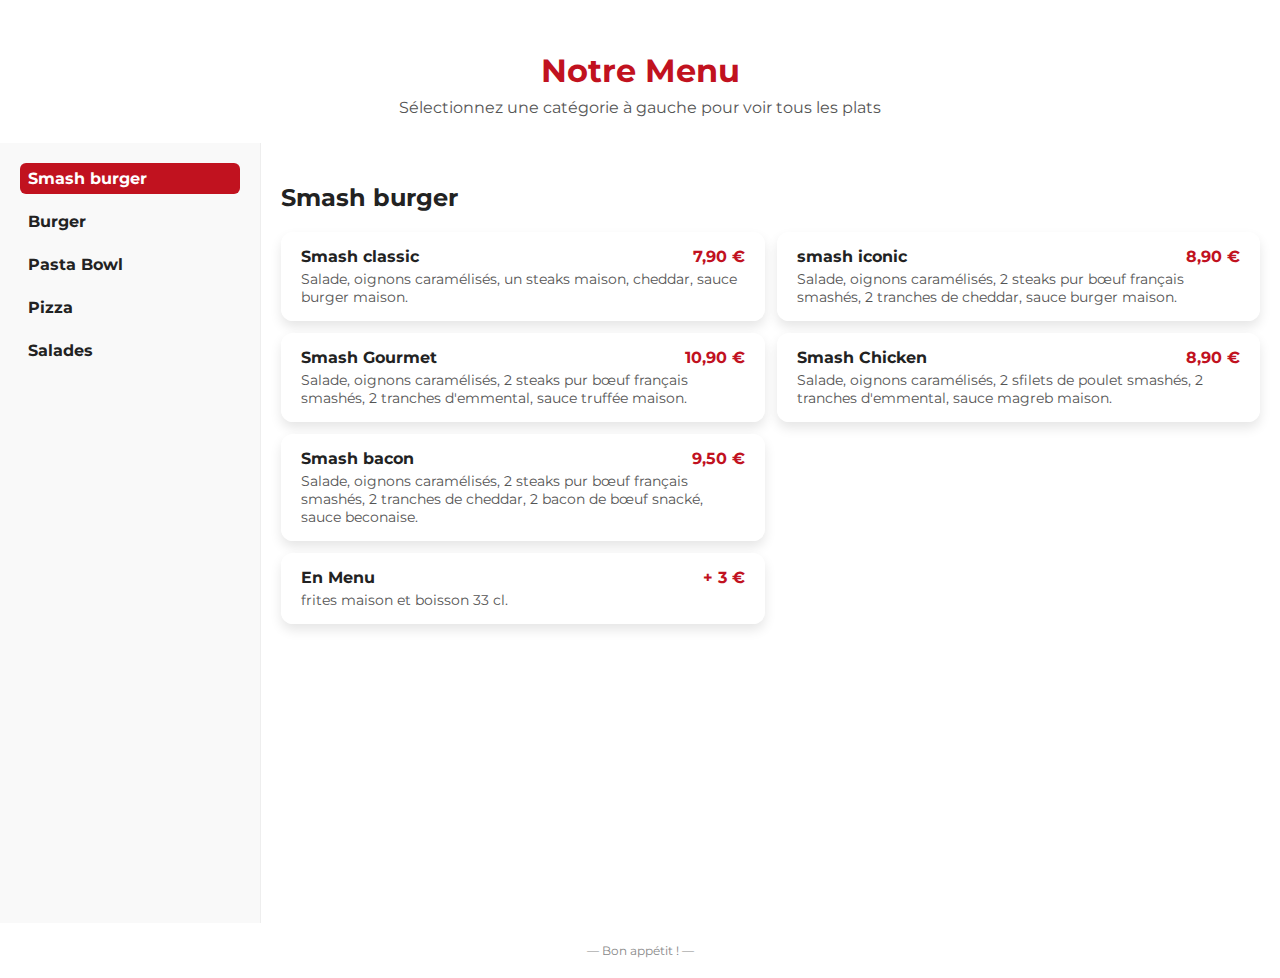
<file: menu.html>
<!DOCTYPE html>
<html lang="fr">
<head>
<meta charset="UTF-8">
<meta name="viewport" content="width=device-width, initial-scale=1.0">
<title>Menu -momento</title>
<link href="https://fonts.googleapis.com/css2?family=Montserrat:wght@400;700&display=swap" rel="stylesheet">
<style>
:root {
  --primary: #c1121f;
  --text: #222;
  --muted: #555;
  --bg: #fff;
}

body {
  margin: 0;
  font-family: 'Montserrat', sans-serif;
  background: var(--bg);
  color: var(--text);
}

header {
  text-align: center;
  padding: 30px 20px 10px;
}
header h1 { color: var(--primary); margin-bottom: 8px; }
header p { color: var(--muted); margin-top: 0; }

.container {
  display: flex;
  min-height: calc(100vh - 120px);
}

.sidebar {
  width: 220px;
  background: #f9f9f9;
  padding: 20px;
  border-right: 1px solid #eee;
  position: sticky;
  top: 0;
}

.sidebar ul {
  list-style: none;
  padding: 0;
  margin: 0;
}

.sidebar li {
  margin-bottom: 12px;
}

.sidebar a {
  text-decoration: none;
  color: var(--text);
  font-weight: bold;
  display: block;
  padding: 6px 8px;
  border-radius: 6px;
  transition: background 0.3s, color 0.3s;
}

.sidebar a.active, .sidebar a:hover {
  background: var(--primary);
  color: #fff;
}

.content {
  flex: 1;
  padding: 20px;
  overflow-x: hidden;
}

.category {
  display: none;
  animation: fadeIn 0.4s ease forwards;
}

.category.active {
  display: block;
}

.grid {
  display: grid;
  grid-template-columns: 1fr;
  gap: 12px;
}
@media (min-width: 720px) { .grid { grid-template-columns: 1fr 1fr; } }

.item {
  background: rgba(255,255,255,0.95);
  padding: 15px 20px;
  border-radius: 12px;
  box-shadow: 0 6px 12px rgba(0,0,0,0.1);
  transition: transform 0.3s ease, box-shadow 0.3s ease;
}
.item:hover {
  transform: translateY(-4px);
  box-shadow: 0 10px 20px rgba(0,0,0,0.2);
}

.item-title { font-weight: 700; font-size: 16px; }
.price { float: right; color: var(--primary); font-weight: 700; margin-left: 8px; }
.desc { margin-top: 4px; font-size: 14px; color: var(--muted); }

footer { text-align: center; font-size: 12px; color: #888; padding: 20px; }

@keyframes fadeIn {
  0% { opacity: 0; transform: translateX(20px); }
  100% { opacity: 1; transform: translateX(0); }
}
</style>
</head>
<body>

<header>
  <h1>Notre Menu</h1>
  <p>Sélectionnez une catégorie à gauche pour voir tous les plats</p>
</header>

<div class="container">
  <div class="sidebar">
    <ul>
      <li><a href="#" class="active" data-cat="sburger">Smash burger</a></li>
      <li><a href="#" data-cat="burger">Burger</a></li>
      <li><a href="#" data-cat="pasta">Pasta Bowl</a></li>
      <li><a href="#" data-cat="pizza">Pizza</a></li>
      <li><a href="#" data-cat="salades">Salades</a></li>
    </ul>
  </div>

  <div class="content">
    <!-- Smash BURGER -->
    <div class="category active" id="sburger">
      <h2>Smash burger</h2>
      <div class="grid">
        <div class="item"><div class="item-title">Smash classic<span class="price">7,90 €</span></div><div class="desc">Salade, oignons caramélisés, un steaks maison, cheddar, sauce burger maison.</div></div>
        <div class="item"><div class="item-title">smash iconic<span class="price">8,90 €</span></div><div class="desc">Salade, oignons caramélisés, 2 steaks pur bœuf français smashés, 2 tranches de cheddar, sauce burger maison.</div></div>
        <div class="item"><div class="item-title">Smash Gourmet<span class="price">10,90 €</span></div><div class="desc">Salade, oignons caramélisés, 2 steaks pur bœuf français smashés, 2 tranches d'emmental, sauce truffée maison.</div></div>
        <div class="item"><div class="item-title">Smash Chicken<span class="price">8,90 €</span></div><div class="desc">Salade, oignons caramélisés, 2 sfilets de poulet smashés, 2 tranches d'emmental, sauce magreb maison.</div></div>
        <div class="item"><div class="item-title">Smash bacon<span class="price">9,50 €</span></div><div class="desc">Salade, oignons caramélisés, 2 steaks pur bœuf français smashés, 2 tranches de cheddar, 2 bacon de bœuf snacké, sauce beconaise.</div></div>
        <br/><br/><div class="item"><div class="item-title">En Menu<span class="price">+ 3 €</span></div><div class="desc">frites maison et boisson 33 cl.</div></div>
        <!-- Ajouter tous les autres burgers ici -->
      </div>
    </div>


     <!-- BURGER -->
     <div class="category" id="burger">
      <h2>BURGER</h2>
      <div class="grid">
        <div class="item"><div class="item-title">Big Mak Burger<span class="price">8,90 €</span></div><div class="desc">Salade, cornichons, 1 steaks (150 g), cheddar, cornichons, biggy burger.</div></div>
        <div class="item"><div class="item-title">Big Burger<span class="price">9,50 €</span></div><div class="desc">salade, oignons caramélisés, cornichons, 1 steak (180 g), cheddar et sauce aux choix.</div></div>

        <div class="item"><div class="item-title">Double Cheese Burger<span class="price">11,50 €</span></div><div class="desc">2 steaks (240), cheddar, cornichons, sauce ketchup et moutarde. Avec frites et boisson.</div></div>
        <div class="item"><div class="item-title">Chicken Burger<span class="price">7,90 €</span></div><div class="desc">Salade, oignons caramélisés, Filet de poulet pané, cheddar, sauce magreb.</div></div>
        <div class="item"><div class="item-title">Montagnard Burger<span class="price">13 €</span></div><div class="desc">Salade, cornichons, oignons caramélisés, Steak 180 g, lardons, raclette, croquettes.</div></div>
        <div class="item"><div class="item-title">Fishans ships Burger<span class="price">9,90 €</span></div><div class="desc">Salade, fish, cheddar, sauce tartare.</div></div>
        <div class="item"><div class="item-title">Signature mercato Burger<span class="price">13,70 €</span></div><div class="desc">Pain croissant, Salade, cornichons, oignons caramélisés, Steak 180 g, lardons, raclette, croquettes, sauce beconaise.</div></div>
        <div class="item"><div class="item-title">En Menu<span class="price">+ 3 €</span></div><div class="desc">frites maison et boisson 33 cl.</div></div>
        <!-- Ajouter tous les autres focazzina ici -->
      </div>
    </div>

    <!-- FOCAZZINA -->
    <div class="category" id="focazzina">
      <h2>Focazzina</h2>
      <div class="grid">
        <div class="item"><div class="item-title">Focazzina Reine <span class="price">7€</span></div><div class="desc">Tomate, Mozzarella, Jambon, Champignons</div></div>
        <div class="item"><div class="item-title">Focazzina 4 Saisons <span class="price">7€</span></div><div class="desc">Tomate, Mozzarella, Champignons, Oignons Rouges, Poivrons, Tomates Confites</div></div>
        <!-- Ajouter tous les autres focazzina ici -->
      </div>
    </div>

    <!-- PIZZA -->
    <div class="category" id="pizza">
      <h2>Pizza</h2>
      <div class="grid">
        <div class="item"><div class="item-title">MARGHERITA <span class="price">10€</span></div><div class="desc">Sauce tomate, Mozzarella, basilic, filet huile d'olive.</div></div>
        <div class="item"><div class="item-title">Positano <span class="price">12€</span></div><div class="desc">Sauce tomate, Mozzarella, tomates cerise, olives, câpres, anchois, filet huile d'olive</div></div>
        <div class="item"><div class="item-title">Tonno <span class="price">10€</span></div><div class="desc">Sauce tomate - Mozzarella - basilic - filet huile d'olive</div></div>
        <div class="item"><div class="item-title">REGINA <span class="price">14€</span></div><div class="desc">Sauce tomate, Mozzarella, jambon de dinde fumé - champignons - tomates cerise - olives - basilic - filet huile d'olive</div></div>
        <div class="item"><div class="item-title">VEGETARIANA <span class="price">13€</span></div><div class="desc">Sauce tomate - mozzarella - aubergines grillés - poivrons - oignons - champignons - artichauts - courgettes grillés- filet huile d'olive</div></div>
        <div class="item"><div class="item-title">Lovina <span class="price">15€</span></div><div class="desc">Sauce tomate / sauce blanche - mozzarella - viandes hachées - peppéronis - poivrons - oignons - olives - tomates cerise - basilic - filet huile d'olive</div></div>
        <div class="item"><div class="item-title">TARTUFO <span class="price">16€</span></div><div class="desc">Base sauce crème et champignons à l'huile de truffe, mozzarella, Burrata à la truffes.</div></div>
        <div class="item"><div class="item-title">BURRATA <span class="price">16€</span></div><div class="desc">Sauce tomate, burrata, jambon fumé, roquettes, tomates cerise, olives, filet huile d'olive, copeaux de parmesan</div></div>
        <div class="item"><div class="item-title">5 FROMAGES <span class="price">15€</span></div><div class="desc">Sauce tomate / blanche - fromages du marché - tomates cerise - basilic - filet huile d'olive</div></div>
        <div class="item"><div class="item-title">SAUMON <span class="price">11.5€</span></div><div class="desc">Base Avocat, mozzarella, saumon fumé, roquettes, tomates cerise, filet huile d'olive</div></div>
        <div class="item"><div class="item-title">Savoyarde <span class="price">15.5€</span></div><div class="desc">Crème fraîche, mozzarella, lardons, pommes de terre, reblochons, oignons.</div></div>
        <div class="item"><div class="item-title">Boisée <span class="price">14.5€</span></div><div class="desc">Crème fraîche, poulet, champignons, mozzarella, sauce fromagaire.</div></div>
        <div class="item"><div class="item-title">Cartagienne <span class="price">16.50€</span></div><div class="desc">Sauce base bel salsa, légumes michwi, Câpres, mozzarella, thon, oeuf.</div></div>
        <!-- Ajouter toutes les autres pizzas ici -->
      </div>
    </div>

  

     <!-- PASTA -->
     <div class="category" id="pasta">
      <h2>Pasta Bowl</h2>
      <div class="grid">
        <div class="item"><div class="item-title">Spaghetti à la bolognaise <span class="price">12,90 €</span></div><div class="desc"></div></div>
        <div class="item"><div class="item-title">Penne au 5 fromages <span class="price">12,90 €</span></div><div class="desc"></div></div>
        <div class="item"><div class="item-title">Rigatoni Burrata Pesto<span class="price">12,90 €</span></div><div class="desc">Sauce pesto, burrata / à la truffe (+3€), parmesan</div></div>
        <!-- Ajouter tous les autres pasta bowls ici -->
      </div>
    </div>

    
    


    <!-- SALADES -->
    <div class="category" id="salades">
      <h2>Salades</h2>
      <div class="grid">
        <div class="item"><div class="item-title">Salade César <span class="price">8,90 €</span></div><div class="desc">Laitue, tomates, oignons rouges, parmesan, croûtons et poulet pané.</div></div>
        <div class="item"><div class="item-title">Salade chèvre chaud <span class="price">8,90 €</span></div><div class="desc">Laitue, concombre, croûtons, cornichons, noix, crottin de chèvre et miel.</div></div>
        <div class="item"><div class="item-title">Salade lyonnaise<span class="price">8,90 €</span></div><div class="desc">Salade, tomate, oeuf poché, lardon, croûtons.</div></div>
      </div>
    </div>

  </div>
</div>

<footer>— Bon appétit ! —</footer>

<script>
const links = document.querySelectorAll('.sidebar a');
const categories = document.querySelectorAll('.category');

links.forEach(link => {
  link.addEventListener('click', e => {
    e.preventDefault();
    const target = link.dataset.cat;

    links.forEach(l => l.classList.remove('active'));
    link.classList.add('active');

    categories.forEach(cat => {
      if(cat.id === target){
        cat.classList.add('active');
      } else {
        cat.classList.remove('active');
      }
    });
  });
});
</script>

</body>
</html>
</file>
<file: assets/css/main.css>
/**
* Template Name: Restaurantly
* Template URL: https://bootstrapmade.com/restaurantly-restaurant-template/
* Updated: Aug 07 2024 with Bootstrap v5.3.3
* Author: BootstrapMade.com
* License: https://bootstrapmade.com/license/
*/

/*--------------------------------------------------------------
# Font & Color Variables
# Help: https://bootstrapmade.com/color-system/
--------------------------------------------------------------*/
/* Fonts */
:root {
  --default-font: "Roboto",  system-ui, -apple-system, "Segoe UI", Roboto, "Helvetica Neue", Arial, "Noto Sans", "Liberation Sans", sans-serif, "Apple Color Emoji", "Segoe UI Emoji", "Segoe UI Symbol", "Noto Color Emoji";
  --heading-font: "Playfair Display",  sans-serif;
  --nav-font: "Poppins",  sans-serif;
}

/* Global Colors - The following color variables are used throughout the website. Updating them here will change the color scheme of the entire website */
:root { 
  --background-color: #0c0b09; /* Background color for the entire website, including individual sections */
  --default-color: rgba(255, 255, 255, 0.7); /* Default color used for the majority of the text content across the entire website */
  --heading-color: #ffffff; /* Color for headings, subheadings and title throughout the website */
  --accent-color: #cda45e; /* Accent color that represents your brand on the website. It's used for buttons, links, and other elements that need to stand out */
  --surface-color: #29261f; /* The surface color is used as a background of boxed elements within sections, such as cards, icon boxes, or other elements that require a visual separation from the global background. */
  --contrast-color: #0c0b09; /* Contrast color for text, ensuring readability against backgrounds of accent, heading, or default colors. */
}

/* Nav Menu Colors - The following color variables are used specifically for the navigation menu. They are separate from the global colors to allow for more customization options */
:root {
  --nav-color: #ffffff;  /* The default color of the main navmenu links */
  --nav-hover-color: #cda45e; /* Applied to main navmenu links when they are hovered over or active */
  --nav-mobile-background-color: #29261f; /* Used as the background color for mobile navigation menu */
  --nav-dropdown-background-color: #29261f; /* Used as the background color for dropdown items that appear when hovering over primary navigation items */
  --nav-dropdown-color: #ffffff; /* Used for navigation links of the dropdown items in the navigation menu. */
  --nav-dropdown-hover-color: #cda45e; /* Similar to --nav-hover-color, this color is applied to dropdown navigation links when they are hovered over. */
}

/* Color Presets - These classes override global colors when applied to any section or element, providing reuse of the sam color scheme. */

.light-background {
  --background-color: #29261f;
  --surface-color: #464135;
}

.dark-background {
  --background-color: #000000;
  --default-color: #ffffff;
  --heading-color: #ffffff;
  --surface-color: #1a1a1a;
  --contrast-color: #ffffff;
}

/* Smooth scroll */
:root {
  scroll-behavior: smooth;
}

/*--------------------------------------------------------------
# General Styling & Shared Classes
--------------------------------------------------------------*/
body {
  color: var(--default-color);
  background-color: var(--background-color);
  font-family: var(--default-font);
}

a {
  color: var(--accent-color);
  text-decoration: none;
  transition: 0.3s;
}

a:hover {
  color: color-mix(in srgb, var(--accent-color), transparent 25%);
  text-decoration: none;
}

h1,
h2,
h3,
h4,
h5,
h6 {
  color: var(--heading-color);
  font-family: var(--heading-font);
}

/* PHP Email Form Messages
------------------------------*/
.php-email-form .error-message {
  display: none;
  background: #df1529;
  color: #ffffff;
  text-align: left;
  padding: 15px;
  margin-bottom: 24px;
  font-weight: 600;
}

.php-email-form .sent-message {
  display: none;
  color: #ffffff;
  background: #059652;
  text-align: center;
  padding: 15px;
  margin-bottom: 24px;
  font-weight: 600;
}

.php-email-form .loading {
  display: none;
  background: var(--surface-color);
  text-align: center;
  padding: 15px;
  margin-bottom: 24px;
}

.php-email-form .loading:before {
  content: "";
  display: inline-block;
  border-radius: 50%;
  width: 24px;
  height: 24px;
  margin: 0 10px -6px 0;
  border: 3px solid var(--accent-color);
  border-top-color: var(--surface-color);
  animation: php-email-form-loading 1s linear infinite;
}

@keyframes php-email-form-loading {
  0% {
    transform: rotate(0deg);
  }

  100% {
    transform: rotate(360deg);
  }
}

/* Pulsating Play Button
------------------------------*/
.pulsating-play-btn {
  width: 94px;
  height: 94px;
  background: radial-gradient(var(--accent-color) 50%, color-mix(in srgb, var(--accent-color), transparent 75%) 52%);
  border-radius: 50%;
  display: block;
  position: relative;
  overflow: hidden;
}

.pulsating-play-btn:before {
  content: "";
  position: absolute;
  width: 120px;
  height: 120px;
  animation-delay: 0s;
  animation: pulsate-play-btn 2s;
  animation-direction: forwards;
  animation-iteration-count: infinite;
  animation-timing-function: steps;
  opacity: 1;
  border-radius: 50%;
  border: 5px solid color-mix(in srgb, var(--accent-color), transparent 30%);
  top: -15%;
  left: -15%;
  background: rgba(198, 16, 0, 0);
}

.pulsating-play-btn:after {
  content: "";
  position: absolute;
  left: 50%;
  top: 50%;
  transform: translateX(-40%) translateY(-50%);
  width: 0;
  height: 0;
  border-top: 10px solid transparent;
  border-bottom: 10px solid transparent;
  border-left: 15px solid #fff;
  z-index: 100;
  transition: all 400ms cubic-bezier(0.55, 0.055, 0.675, 0.19);
}

.pulsating-play-btn:hover:before {
  content: "";
  position: absolute;
  left: 50%;
  top: 50%;
  transform: translateX(-40%) translateY(-50%);
  width: 0;
  height: 0;
  border: none;
  border-top: 10px solid transparent;
  border-bottom: 10px solid transparent;
  border-left: 15px solid #fff;
  z-index: 200;
  animation: none;
  border-radius: 0;
}

.pulsating-play-btn:hover:after {
  border-left: 15px solid var(--accent-color);
  transform: scale(20);
}

@keyframes pulsate-play-btn {
  0% {
    transform: scale(0.6, 0.6);
    opacity: 1;
  }

  100% {
    transform: scale(1, 1);
    opacity: 0;
  }
}

/*--------------------------------------------------------------
# Global Header
--------------------------------------------------------------*/
.header {
  --background-color: rgba(12, 11, 9, 0.61);
  color: var(--default-color);
  transition: all 0.5s;
  z-index: 997;
}

.header .topbar {
  height: 40px;
  padding: 0;
  font-size: 14px;
  transition: all 0.5s;
}

.header .topbar .contact-info i {
  font-style: normal;
  color: var(--accent-color);
}

.header .topbar .contact-info i a,
.header .topbar .contact-info i span {
  padding-left: 5px;
  color: var(--default-color);
}

@media (max-width: 575px) {

  .header .topbar .contact-info i a,
  .header .topbar .contact-info i span {
    font-size: 13px;
  }
}

.header .topbar .contact-info i a {
  line-height: 0;
  transition: 0.3s;
}

.header .topbar .contact-info i a:hover {
  color: var(--accent-color);
  text-decoration: underline;
}

.header .topbar .languages ul {
  display: flex;
  flex-wrap: wrap;
  list-style: none;
  padding: 0;
  margin: 0;
  color: var(--accent-color);
}

.header .topbar .languages ul a {
  color: var(--default-color);
}

.header .topbar .languages ul a:hover {
  color: var(--accent-color);
}

.header .topbar .languages ul li+li {
  padding-left: 10px;
}

.header .topbar .languages ul li+li::before {
  display: inline-block;
  padding-right: 10px;
  color: color-mix(in srgb, var(--default-color), transparent 10%);
  content: "/";
}

.header .branding {
  background-color: var(--background-color);
  min-height: 60px;
  padding: 10px 0;
  transition: 0.3s;
  border-bottom: 1px solid var(--background-color);
}

.header .logo {
  line-height: 1;
}

.header .logo img {
  max-height: 60px;
  margin-right: 8px;
}

.header .logo h1 {
  font-size: 30px;
  margin: 0;
  font-weight: 700;
  color: var(--heading-color);
}

.header .btn-book-a-table,
.header .btn-book-a-table:focus {
  color: var(--default-color);
  border: 2px solid var(--accent-color);
  text-transform: uppercase;
  font-size: 14px;
  padding: 6px 24px;
  margin: 0 5px 0 30px;
  border-radius: 50px;
  transition: 0.3s;
}

.header .btn-book-a-table:hover,
.header .btn-book-a-table:focus:hover {
  color: var(--default-color);
  background: var(--accent-color);
}

.scrolled .header .topbar {
  height: 0;
  visibility: hidden;
  overflow: hidden;
}

.scrolled .header .branding {
  border-color: color-mix(in srgb, var(--accent-color), transparent 80%);
}

/* Global Header on Scroll
------------------------------*/
.scrolled .header {
  --background-color: #0c0b09;
}

/*--------------------------------------------------------------
# Navigation Menu
--------------------------------------------------------------*/
/* Navmenu - Desktop */
@media (min-width: 1200px) {
  .navmenu {
    padding: 0;
  }

  .navmenu ul {
    margin: 0;
    padding: 0;
    display: flex;
    list-style: none;
    align-items: center;
  }

  .navmenu li {
    position: relative;
  }

  .navmenu a,
  .navmenu a:focus {
    color: var(--nav-color);
    padding: 18px 15px;
    font-size: 14px;
    font-family: var(--nav-font);
    font-weight: 400;
    display: flex;
    align-items: center;
    justify-content: space-between;
    white-space: nowrap;
    transition: 0.3s;
  }

  .navmenu a i,
  .navmenu a:focus i {
    font-size: 12px;
    line-height: 0;
    margin-left: 5px;
    transition: 0.3s;
  }

  .navmenu li:last-child a {
    padding-right: 0;
  }

  .navmenu li:hover>a,
  .navmenu .active,
  .navmenu .active:focus {
    color: var(--nav-hover-color);
  }

  .navmenu .dropdown ul {
    margin: 0;
    padding: 10px 0;
    background: var(--nav-dropdown-background-color);
    display: block;
    position: absolute;
    visibility: hidden;
    left: 14px;
    top: 130%;
    opacity: 0;
    transition: 0.3s;
    border-radius: 4px;
    z-index: 99;
  }

  .navmenu .dropdown ul li {
    min-width: 200px;
  }

  .navmenu .dropdown ul a {
    padding: 10px 20px;
    font-size: 15px;
    text-transform: none;
    color: var(--nav-dropdown-color);
  }

  .navmenu .dropdown ul a i {
    font-size: 12px;
  }

  .navmenu .dropdown ul a:hover,
  .navmenu .dropdown ul .active:hover,
  .navmenu .dropdown ul li:hover>a {
    color: var(--nav-dropdown-hover-color);
  }

  .navmenu .dropdown:hover>ul {
    opacity: 1;
    top: 100%;
    visibility: visible;
  }

  .navmenu .dropdown .dropdown ul {
    top: 0;
    left: -90%;
    visibility: hidden;
  }

  .navmenu .dropdown .dropdown:hover>ul {
    opacity: 1;
    top: 0;
    left: -100%;
    visibility: visible;
  }
}

/* Navmenu - Mobile */
@media (max-width: 1199px) {
  .mobile-nav-toggle {
    color: var(--nav-color);
    font-size: 28px;
    line-height: 0;
    margin-right: 10px;
    cursor: pointer;
    transition: color 0.3s;
  }

  .navmenu {
    padding: 0;
    z-index: 9997;
  }

  .navmenu ul {
    display: none;
    list-style: none;
    position: absolute;
    inset: 60px 20px 20px 20px;
    padding: 10px 0;
    margin: 0;
    border-radius: 6px;
    background-color: var(--nav-mobile-background-color);
    border: 1px solid color-mix(in srgb, var(--default-color), transparent 90%);
    overflow-y: auto;
    transition: 0.3s;
    z-index: 9998;
  }

  .navmenu a,
  .navmenu a:focus {
    color: var(--nav-dropdown-color);
    padding: 10px 20px;
    font-family: var(--nav-font);
    font-size: 17px;
    font-weight: 500;
    display: flex;
    align-items: center;
    justify-content: space-between;
    white-space: nowrap;
    transition: 0.3s;
  }

  .navmenu a i,
  .navmenu a:focus i {
    font-size: 12px;
    line-height: 0;
    margin-left: 5px;
    width: 30px;
    height: 30px;
    display: flex;
    align-items: center;
    justify-content: center;
    border-radius: 50%;
    transition: 0.3s;
    background-color: color-mix(in srgb, var(--accent-color), transparent 90%);
  }

  .navmenu a i:hover,
  .navmenu a:focus i:hover {
    background-color: var(--accent-color);
    color: var(--contrast-color);
  }

  .navmenu a:hover,
  .navmenu .active,
  .navmenu .active:focus {
    color: var(--nav-dropdown-hover-color);
  }

  .navmenu .active i,
  .navmenu .active:focus i {
    background-color: var(--accent-color);
    color: var(--contrast-color);
    transform: rotate(180deg);
  }

  .navmenu .dropdown ul {
    position: static;
    display: none;
    z-index: 99;
    padding: 10px 0;
    margin: 10px 20px;
    background-color: var(--nav-dropdown-background-color);
    border: 1px solid color-mix(in srgb, var(--default-color), transparent 90%);
    box-shadow: none;
    transition: all 0.5s ease-in-out;
  }

  .navmenu .dropdown ul ul {
    background-color: rgba(33, 37, 41, 0.1);
  }

  .navmenu .dropdown>.dropdown-active {
    display: block;
    background-color: rgba(33, 37, 41, 0.03);
  }

  .mobile-nav-active {
    overflow: hidden;
  }

  .mobile-nav-active .mobile-nav-toggle {
    color: #fff;
    position: absolute;
    font-size: 32px;
    top: 15px;
    right: 15px;
    margin-right: 0;
    z-index: 9999;
  }

  .mobile-nav-active .navmenu {
    position: fixed;
    overflow: hidden;
    inset: 0;
    background: rgba(33, 37, 41, 0.8);
    transition: 0.3s;
  }

  .mobile-nav-active .navmenu>ul {
    display: block;
  }
}

/*--------------------------------------------------------------
# Global Footer
--------------------------------------------------------------*/
.footer {
  color: var(--default-color);
  background-color: var(--background-color);
  font-size: 14px;
  padding-bottom: 50px;
  position: relative;
}

.footer .footer-top {
  padding-top: 50px;
  border-top: 1px solid color-mix(in srgb, var(--default-color), transparent 90%);
}

.footer .footer-about .logo {
  line-height: 1;
  margin-bottom: 25px;
}

.footer .footer-about .logo img {
  max-height: 77px;
  margin-right: 6px;
}



.footer .footer-about .logo span {
  font-size: 26px;
  font-weight: 700;
  letter-spacing: 1px;
  font-family: var(--heading-font);
  color: var(--heading-color);
}

.footer .footer-about p {
  font-size: 14px;
  font-family: var(--heading-font);
}

.footer .social-links a {
  display: flex;
  align-items: center;
  justify-content: center;
  width: 40px;
  height: 40px;
  border-radius: 50%;
  border: 1px solid color-mix(in srgb, var(--default-color), transparent 50%);
  font-size: 16px;
  color: color-mix(in srgb, var(--default-color), transparent 30%);
  margin-right: 10px;
  transition: 0.3s;
}

.footer .social-links a:hover {
  color: var(--accent-color);
  border-color: var(--accent-color);
}

.footer h4 {
  font-size: 16px;
  font-weight: bold;
  position: relative;
  padding-bottom: 12px;
}

.footer .footer-links {
  margin-bottom: 30px;
}

.footer .footer-links ul {
  list-style: none;
  padding: 0;
  margin: 0;
}

.footer .footer-links ul i {
  padding-right: 2px;
  font-size: 12px;
  line-height: 0;
}

.footer .footer-links ul li {
  padding: 10px 0;
  display: flex;
  align-items: center;
}

.footer .footer-links ul li:first-child {
  padding-top: 0;
}

.footer .footer-links ul a {
  color: color-mix(in srgb, var(--default-color), transparent 30%);
  display: inline-block;
  line-height: 1;
}

.footer .footer-links ul a:hover {
  color: var(--accent-color);
}

.footer .footer-contact p {
  margin-bottom: 5px;
}

.footer .footer-newsletter .newsletter-form {
  margin-top: 30px;
  margin-bottom: 15px;
  padding: 6px 8px;
  position: relative;
  border-radius: 4px;
  border: 1px solid color-mix(in srgb, var(--default-color), transparent 80%);
  display: flex;
  background-color: var(--background-color);
  transition: 0.3s;
}

.footer .footer-newsletter .newsletter-form:focus-within {
  border-color: var(--accent-color);
}

.footer .footer-newsletter .newsletter-form input[type=email] {
  border: 0;
  padding: 4px;
  width: 100%;
  background-color: var(--background-color);
  color: var(--default-color);
}

.footer .footer-newsletter .newsletter-form input[type=email]:focus-visible {
  outline: none;
}

.footer .footer-newsletter .newsletter-form input[type=submit] {
  border: 0;
  font-size: 16px;
  padding: 0 20px;
  margin: -7px -8px -7px 0;
  background: var(--accent-color);
  color: var(--contrast-color);
  transition: 0.3s;
  border-radius: 0 4px 4px 0;
}

.footer .footer-newsletter .newsletter-form input[type=submit]:hover {
  background: color-mix(in srgb, var(--accent-color), transparent 20%);
}

.footer .copyright {
  padding-top: 25px;
  padding-bottom: 25px;
  border-top: 1px solid color-mix(in srgb, var(--default-color), transparent 90%);
}

.footer .copyright p {
  margin-bottom: 0;
}

.footer .credits {
  margin-top: 6px;
  font-size: 13px;
}

/*--------------------------------------------------------------
# Preloader
--------------------------------------------------------------*/
#preloader {
  position: fixed;
  inset: 0;
  z-index: 999999;
  overflow: hidden;
  background: var(--background-color);
  transition: all 0.6s ease-out;
}

#preloader:before {
  content: "";
  position: fixed;
  top: calc(50% - 30px);
  left: calc(50% - 30px);
  border: 6px solid #ffffff;
  border-color: var(--accent-color) transparent var(--accent-color) transparent;
  border-radius: 50%;
  width: 60px;
  height: 60px;
  animation: animate-preloader 1.5s linear infinite;
}

@keyframes animate-preloader {
  0% {
    transform: rotate(0deg);
  }

  100% {
    transform: rotate(360deg);
  }
}

/*--------------------------------------------------------------
# Scroll Top Button
--------------------------------------------------------------*/
.scroll-top {
  position: fixed;
  visibility: hidden;
  opacity: 0;
  right: 15px;
  bottom: 15px;
  z-index: 99999;
  background-color: var(--accent-color);
  width: 40px;
  height: 40px;
  border-radius: 4px;
  transition: all 0.4s;
}

.scroll-top i {
  font-size: 24px;
  color: var(--contrast-color);
  line-height: 0;
}

.scroll-top:hover {
  background-color: color-mix(in srgb, var(--accent-color), transparent 20%);
  color: var(--contrast-color);
}

.scroll-top.active {
  visibility: visible;
  opacity: 1;
}

/*--------------------------------------------------------------
# Disable aos animation delay on mobile devices
--------------------------------------------------------------*/
@media screen and (max-width: 768px) {
  [data-aos-delay] {
    transition-delay: 0 !important;
  }
}

/*--------------------------------------------------------------
# Global Page Titles & Breadcrumbs
--------------------------------------------------------------*/
.page-title {
  color: var(--default-color);
  background-color: var(--background-color);
  background-size: cover;
  background-position: center;
  background-repeat: no-repeat;
  padding: 160px 0 80px 0;
  text-align: center;
  position: relative;
}

.page-title:before {
  content: "";
  background-color: color-mix(in srgb, var(--background-color), transparent 30%);
  position: absolute;
  inset: 0;
}

.page-title h1 {
  font-size: 42px;
  font-weight: 700;
  margin-bottom: 10px;
}

.page-title .breadcrumbs ol {
  display: flex;
  flex-wrap: wrap;
  list-style: none;
  justify-content: center;
  padding: 0;
  margin: 0;
  font-size: 16px;
  font-weight: 400;
}

.page-title .breadcrumbs ol li+li {
  padding-left: 10px;
}

.page-title .breadcrumbs ol li+li::before {
  content: "/";
  display: inline-block;
  padding-right: 10px;
  color: color-mix(in srgb, var(--default-color), transparent 50%);
}

/*--------------------------------------------------------------
# Global Sections
--------------------------------------------------------------*/
section,
.section {
  color: var(--default-color);
  background-color: var(--background-color);
  padding: 60px 0;
  scroll-margin-top: 77px;
  overflow: clip;
}

@media (max-width: 1199px) {

  section,
  .section {
    scroll-margin-top: 60px;
  }
}

/*--------------------------------------------------------------
# Global Section Titles
--------------------------------------------------------------*/
.section-title {
  padding-bottom: 60px;
  position: relative;
}

.section-title h2 {
  font-size: 14px;
  font-weight: 500;
  padding: 0;
  line-height: 1px;
  margin: 0;
  letter-spacing: 1.5px;
  text-transform: uppercase;
  color: color-mix(in srgb, var(--default-color), transparent 30%);
  position: relative;
}

.section-title h2::after {
  content: "";
  width: 120px;
  height: 1px;
  display: inline-block;
  background: var(--accent-color);
  margin: 4px 10px;
}

.section-title p {
  color: var(--accent-color);
  margin: 0;
  font-size: 36px;
  font-weight: 600;
  font-family: var(--heading-font);
}

/*--------------------------------------------------------------
# Hero Section
--------------------------------------------------------------*/
.hero {
  width: 100%;
  min-height: 100vh;
  position: relative;
  padding: 80px 0;
  display: flex;
  align-items: center;
  justify-content: center;
  color: var(--default-color);
}

.hero img {
  position: absolute;
  inset: 0;
  display: block;
  width: 100%;
  height: 100%;
  object-fit: cover;
  z-index: 1;
}

.hero:before {
  content: "";
  background: color-mix(in srgb, var(--background-color), transparent 50%);
  position: absolute;
  inset: 0;
  z-index: 2;
}

.hero .container {
  position: relative;
  z-index: 3;
}

.hero h2 {
  margin: 0;
  font-size: 48px;
  font-weight: 700;
}

.hero h2 span {
  color: var(--accent-color);
}

.hero p {
  color: color-mix(in srgb, var(--default-color), transparent 20%);
  margin: 10px 0 0 0;
  font-size: 24px;
}

.hero .cta-btn {
  color: var(--default-color);
  border: 2px solid var(--accent-color);
  font-weight: 400;
  font-size: 14px;
  text-transform: uppercase;
  letter-spacing: 1px;
  display: inline-block;
  padding: 8px 30px;
  border-radius: 50px;
  transition: 0.3s;
  flex-shrink: 0;
}

.hero .cta-btn:first-child {
  margin-right: 10px;
}

.hero .cta-btn:hover {
  background: color-mix(in srgb, var(--accent-color), transparent 20%);
}

@media (max-width: 480px) {
  .hero .cta-btn {
    font-size: 12px;
  }
}

@media (max-width: 768px) {
  .hero h2 {
    font-size: 32px;
  }

  .hero p {
    font-size: 18px;
  }
}

/*--------------------------------------------------------------
# About Section
--------------------------------------------------------------*/
.about {
  background: url("../img/about-bg.jpg") center center;
  background-size: cover;
  position: relative;
  padding: 80px 0;
}

.about:before {
  content: "";
  background: color-mix(in srgb, var(--background-color), transparent 12%);
  position: absolute;
  bottom: 0;
  top: 0;
  left: 0;
  right: 0;
}

.about .container {
  position: relative;
}

.about .content h3 {
  font-size: 1.75rem;
  font-weight: 700;
}

.about .content .fst-italic {
  color: color-mix(in srgb, var(--default-color), var(--contrast-color) 50%);
}

.about .content ul {
  list-style: none;
  padding: 0;
}

.about .content ul li {
  padding: 10px 0 0 0;
  display: flex;
}

.about .content ul i {
  color: var(--accent-color);
  margin-right: 0.5rem;
  line-height: 1.2;
  font-size: 1.25rem;
}

.about .content p:last-child {
  margin-bottom: 0;
}

.about .about-img {
  border: 6px solid color-mix(in srgb, var(--default-color), transparent 80%);
  transition: 0.3s;
}

.about .about-img:hover {
  transform: scale(1.03);
}

/*--------------------------------------------------------------
# Why Us Section
--------------------------------------------------------------*/
.why-us .card-item {
  background: color-mix(in srgb, var(--default-color), transparent 95%);
  padding: 50px 30px;
  transition: all ease-in-out 0.3s;
  height: 100%;
  position: relative;
}

.why-us .card-item span {
  color: var(--accent-color);
  display: block;
  font-size: 28px;
  font-weight: 700;
}

.why-us .card-item h4 {
  font-size: 24px;
  font-weight: 600;
  padding: 0;
  margin: 20px 0;
}

.why-us .card-item h4 a {
  color: var(--heading-color);
}

.why-us .card-item p {
  font-size: 15px;
  color: color-mix(in srgb, var(--default-color), transparent 40%);
  margin: 0;
  padding: 0;
}

.why-us .card-item:hover {
  background: var(--accent-color);
  padding: 30px 30px 70px 30px;
}

.why-us .card-item:hover span,
.why-us .card-item:hover h4 a,
.why-us .card-item:hover p {
  color: var(--contrast-color);
}

/*--------------------------------------------------------------
# Menu Section
--------------------------------------------------------------*/
.menu {
  background-color: color-mix(in srgb, var(--background-color) 90%, white 5%);
}

.menu .menu-filters {
  padding: 0;
  margin: 0 auto;
  list-style: none;
  text-align: center;
  border-radius: 50px;
}

.menu .menu-filters li {
  color: var(--default-color);
  margin-bottom: 10px;
  cursor: pointer;
  display: inline-block;
  padding: 8px 12px 10px 12px;
  font-size: 16px;
  font-weight: 500;
  line-height: 1;
  transition: all ease-in-out 0.3s;
  font-family: var(--heading-font);
}

.menu .menu-filters li:hover,
.menu .menu-filters li.filter-active {
  color: var(--accent-color);
}

.menu .menu-filters li:last-child {
  margin-right: 0;
}

.menu .menu-item {
  margin-top: 50px;
  position: relative;
}

.menu .menu-img {
  width: 80px;
  border-radius: 50%;
  float: left;
  border: 8px solid color-mix(in srgb, var(--default-color), transparent 90%);
}

.menu .menu-content {
  margin-left: 95px;
  overflow: hidden;
  display: flex;
  justify-content: space-between;
  position: relative;
}

.menu .menu-content::after {
  content: "......................................................................" "...................................................................." "....................................................................";
  position: absolute;
  left: 20px;
  right: 0;
  top: -4px;
  z-index: 1;
  color: color-mix(in srgb, var(--default-color), transparent 60%);
  font-family: Arial, "Helvetica Neue", Helvetica, sans-serif;
}

.menu .menu-content a {
  color: var(--heading-color);
  background: var(--background-color);
  padding-right: 10px;
  position: relative;
  z-index: 3;
  font-weight: 700;
  transition: 0.3s;
}

.menu .menu-content a:hover {
  color: var(--accent-color);
}

.menu .menu-content span {
  background: var(--background-color);
  color: var(--accent-color);
  position: relative;
  z-index: 3;
  padding: 0 10px;
  font-weight: 600;
}

.menu .menu-ingredients {
  margin-left: 95px;
  font-style: italic;
  font-size: 14px;
  font-family: var(--nav-font);
  color: color-mix(in srgb, var(--default-color), transparent 50%);
}

/*--------------------------------------------------------------
# Specials Section
--------------------------------------------------------------*/
.specials {
  overflow: hidden;
}

.specials .nav-tabs {
  border: 0;
}

.specials .nav-link {
  border: 0;
  padding: 12px 15px;
  transition: 0.3s;
  color: var(--heading-color);
  border-radius: 0;
  border-right: 2px solid var(--accent-color);
  font-weight: 600;
  font-size: 15px;
}

.specials .nav-link:hover {
  color: var(--accent-color);
}

.specials .nav-link.active {
  color: var(--contrast-color);
  background-color: var(--accent-color);
}

.specials .tab-pane.active {
  animation: fadeIn 0.5s ease-out;
}

.specials .details h3 {
  font-size: 26px;
  font-weight: 600;
  margin-bottom: 20px;
}

.specials .details p {
  color: color-mix(in srgb, var(--default-color), transparent 20%);
}

.specials .details p:last-child {
  margin-bottom: 0;
}

@media (max-width: 992px) {
  .specials .nav-link {
    border: 0;
    padding: 15px;
  }

  .specials .nav-link.active {
    color: var(--accent-color);
    background: var(--accent-color);
  }
}

/*--------------------------------------------------------------
# Events Section
--------------------------------------------------------------*/
.events {
  --default-color: #ffffff;
  --background-color: #000000;
  --heading-color: #ffffff;
  padding: 80px 0;
  position: relative;
}

.events .slider-bg {
  position: absolute;
  inset: 0;
  display: block;
  width: 100%;
  height: 100%;
  object-fit: cover;
  z-index: 1;
}

.events:before {
  content: "";
  background-color: color-mix(in srgb, var(--background-color), transparent 30%);
  position: absolute;
  inset: 0;
  z-index: 2;
}

.events .section-title h2 {
  color: #ffffff;
}

.events .container {
  position: relative;
  z-index: 3;
}

.events .event-item h3 {
  font-weight: 700;
  font-size: 30px;
}

.events .event-item .price {
  font-size: 26px;
  font-family: var(--default-font);
  font-weight: 700;
  margin-bottom: 15px;
}

.events .event-item .price span {
  border-bottom: 2px solid var(--accent-color);
}

.events .event-item ul {
  list-style: none;
  padding: 0;
}

.events .event-item ul li {
  padding-bottom: 10px;
}

.events .event-item ul i {
  font-size: 20px;
  padding-right: 4px;
  color: var(--accent-color);
}

.events .event-item p:last-child {
  margin-bottom: 0;
}

.events .swiper-wrapper {
  height: auto;
}

.events .swiper-pagination {
  margin-top: 30px;
  position: relative;
}

.events .swiper-pagination .swiper-pagination-bullet {
  width: 12px;
  height: 12px;
  background-color: color-mix(in srgb, var(--default-color), transparent 70%);
  opacity: 1;
}

.events .swiper-pagination .swiper-pagination-bullet-active {
  background-color: var(--accent-color);
}

/*--------------------------------------------------------------
# Book A Table Section
--------------------------------------------------------------*/
.book-a-table .reservation-img {
  min-height: 500px;
  background-size: cover;
  background-position: center;
}

.book-a-table .reservation-form-bg {
  background: color-mix(in srgb, var(--default-color), transparent 97%);
}

.book-a-table .php-email-form {
  padding: 30px;
}

@media (max-width: 575px) {
  .book-a-table .php-email-form {
    padding: 20px;
  }
}

.book-a-table .php-email-form input[type=text],
.book-a-table .php-email-form input[type=email],
.book-a-table .php-email-form input[type=number],
.book-a-table .php-email-form input[type=date],
.book-a-table .php-email-form input[type=time],
.book-a-table .php-email-form textarea {
  font-size: 14px;
  padding: 10px 15px;
  box-shadow: none;
  border-radius: 0;
  color: var(--default-color);
  background-color: color-mix(in srgb, var(--background-color), transparent 20%);
  border-color: color-mix(in srgb, var(--default-color), transparent 80%);
}

.book-a-table .php-email-form input[type=text]:focus,
.book-a-table .php-email-form input[type=email]:focus,
.book-a-table .php-email-form input[type=number]:focus,
.book-a-table .php-email-form input[type=date]:focus,
.book-a-table .php-email-form input[type=time]:focus,
.book-a-table .php-email-form textarea:focus {
  border-color: var(--accent-color);
}

.book-a-table .php-email-form input[type=text]::placeholder,
.book-a-table .php-email-form input[type=email]::placeholder,
.book-a-table .php-email-form input[type=number]::placeholder,
.book-a-table .php-email-form input[type=date]::placeholder,
.book-a-table .php-email-form input[type=time]::placeholder,
.book-a-table .php-email-form textarea::placeholder {
  color: color-mix(in srgb, var(--default-color), transparent 70%);
}

.book-a-table .php-email-form button[type=submit] {
  color: var(--default-color);
  border: 2px solid var(--accent-color);
  background: transparent;
  padding: 14px 60px;
  transition: 0.4s;
  border-radius: 50px;
}

.book-a-table .php-email-form button[type=submit]:hover {
  background: var(--accent-color);
}

/*--------------------------------------------------------------
# Testimonials Section
--------------------------------------------------------------*/
.testimonials .testimonials-carousel,
.testimonials .testimonials-slider {
  overflow: hidden;
}

.testimonials .testimonial-item {
  box-sizing: content-box;
  min-height: 320px;
}

.testimonials .testimonial-item .testimonial-img {
  width: 90px;
  border-radius: 50%;
  margin: -40px 0 0 40px;
  position: relative;
  z-index: 2;
  border: 6px solid var(--background-color);
}

.testimonials .testimonial-item h3 {
  font-size: 18px;
  font-weight: bold;
  margin: 10px 0 5px 45px;
}

.testimonials .testimonial-item h4 {
  font-size: 14px;
  color: color-mix(in srgb, var(--default-color), transparent 20%);
  margin: 0 0 0 45px;
}

.testimonials .testimonial-item .quote-icon-left,
.testimonials .testimonial-item .quote-icon-right {
  color: color-mix(in srgb, var(--accent-color), transparent 50%);
  font-size: 26px;
  line-height: 0;
}

.testimonials .testimonial-item .quote-icon-left {
  display: inline-block;
  left: -5px;
  position: relative;
}

.testimonials .testimonial-item .quote-icon-right {
  display: inline-block;
  right: -5px;
  position: relative;
  top: 10px;
  transform: scale(-1, -1);
}

.testimonials .testimonial-item p {
  font-style: italic;
  margin: 0 15px 0 15px;
  padding: 20px 20px 60px 20px;
  background: color-mix(in srgb, var(--default-color), transparent 97%);
  position: relative;
  border-radius: 6px;
  position: relative;
  z-index: 1;
}

.testimonials .swiper-wrapper {
  height: auto;
}

.testimonials .swiper-pagination {
  margin-top: 20px;
  position: relative;
}

.testimonials .swiper-pagination .swiper-pagination-bullet {
  width: 12px;
  height: 12px;
  background-color: var(--background-color);
  opacity: 1;
  border: 1px solid var(--accent-color);
}

.testimonials .swiper-pagination .swiper-pagination-bullet-active {
  background-color: var(--accent-color);
}

/*--------------------------------------------------------------
# Gallery Section
--------------------------------------------------------------*/
.gallery .gallery-item {
  overflow: hidden;
  border-right: 3px solid var(--background-color);
  border-bottom: 3px solid var(--background-color);
}

.gallery .gallery-item img {
  transition: all ease-in-out 0.4s;
}

.gallery .gallery-item:hover img {
  transform: scale(1.1);
}

/*--------------------------------------------------------------
# Chefs Section
--------------------------------------------------------------*/
.chefs {
  --default-color: #ffffff;
  --contrast-color: #ffffff;
}

.chefs .member {
  text-align: center;
  position: relative;
  overflow: hidden;
}

.chefs .member .member-info {
  opacity: 0;
  position: absolute;
  bottom: 0;
  top: 0;
  left: 0;
  right: 0;
  transition: 0.2s;
}

.chefs .member .member-info-content {
  position: absolute;
  left: 0;
  right: 0;
  bottom: 10px;
  transition: bottom 0.4s;
}

.chefs .member .member-info-content h4 {
  color: var(--contrast-color);
  font-weight: 700;
  margin-bottom: 2px;
  font-size: 18px;
}

.chefs .member .member-info-content span {
  font-style: italic;
  display: block;
  font-size: 13px;
}

.chefs .member .social {
  position: absolute;
  left: 0;
  bottom: -38px;
  right: 0;
  height: 48px;
  transition: bottom ease-in-out 0.4s;
  text-align: center;
}

.chefs .member .social a {
  transition: color 0.3s;
  color: color-mix(in srgb, var(--default-color), transparent 20%);
  margin: 0 10px;
  display: inline-block;
}

.chefs .member .social a:hover {
  color: var(--accent-color);
}

.chefs .member .social i {
  font-size: 18px;
  margin: 0 2px;
}

.chefs .member:hover .member-info {
  background: linear-gradient(0deg, rgba(0, 0, 0, 0.9) 0%, rgba(0, 0, 0, 0.8) 20%, rgba(255, 255, 255, 0) 100%);
  opacity: 1;
  transition: 0.4s;
}

.chefs .member:hover .member-info-content {
  bottom: 60px;
  transition: bottom 0.4s;
}

.chefs .member:hover .social {
  bottom: 0;
  transition: bottom ease-in-out 0.4s;
}

/*--------------------------------------------------------------
# Contact Section
--------------------------------------------------------------*/
.contact {
  background-color: color-mix(in srgb, var(--background-color) 90%, white 5%);
  border-bottom: 1px solid color-mix(in srgb, var(--accent-color), transparent 90%);
}

.contact .info-item+.info-item {
  margin-top: 40px;
}

.contact .info-item i {
  color: var(--contrast-color);
  background: var(--accent-color);
  font-size: 20px;
  width: 44px;
  height: 44px;
  display: flex;
  justify-content: center;
  align-items: center;
  border-radius: 4px;
  transition: all 0.3s ease-in-out;
  margin-right: 15px;
}

.contact .info-item h3 {
  padding: 0;
  font-size: 18px;
  font-weight: 700;
  margin-bottom: 5px;
}

.contact .info-item p {
  padding: 0;
  margin-bottom: 0;
  font-size: 14px;
}

.contact .php-email-form {
  height: 100%;
}

.contact .php-email-form input[type=text],
.contact .php-email-form input[type=email],
.contact .php-email-form textarea {
  font-size: 14px;
  padding: 10px 15px;
  box-shadow: none;
  border-radius: 0;
  color: var(--default-color);
  background-color: color-mix(in srgb, var(--background-color), transparent 50%);
  border-color: color-mix(in srgb, var(--accent-color), transparent 70%);
}

.contact .php-email-form input[type=text]:focus,
.contact .php-email-form input[type=email]:focus,
.contact .php-email-form textarea:focus {
  border-color: var(--accent-color);
}

.contact .php-email-form input[type=text]::placeholder,
.contact .php-email-form input[type=email]::placeholder,
.contact .php-email-form textarea::placeholder {
  color: color-mix(in srgb, var(--accent-color), transparent 50%);
}

.contact .php-email-form button[type=submit] {
  color: var(--default-color);
  background: none;
  border: 2px solid var(--accent-color);
  padding: 8px 36px;
  transition: 0.4s;
  border-radius: 50px;
}

.contact .php-email-form button[type=submit]:hover {
  background: var(--accent-color);
}

/*--------------------------------------------------------------
# Starter Section Section
--------------------------------------------------------------*/
.starter-section {
  /* Add your styles here */
}
</file>
